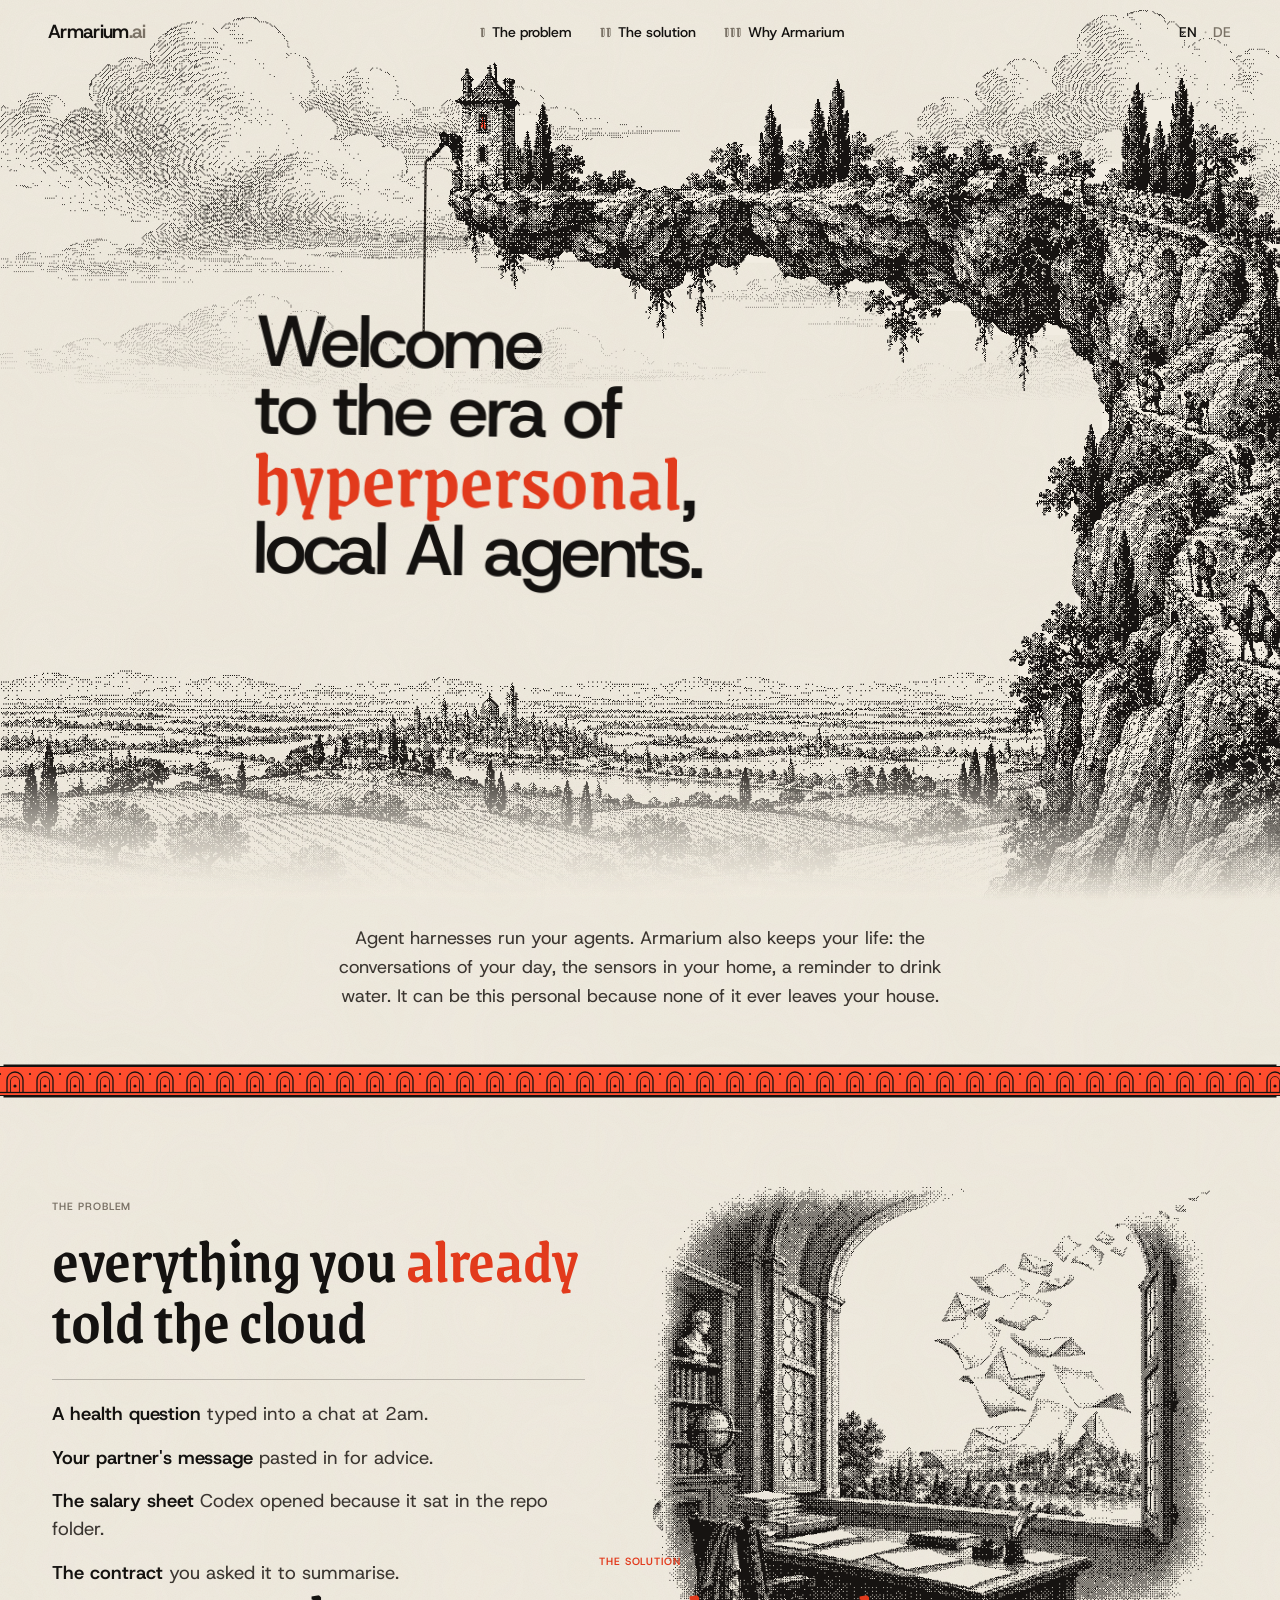
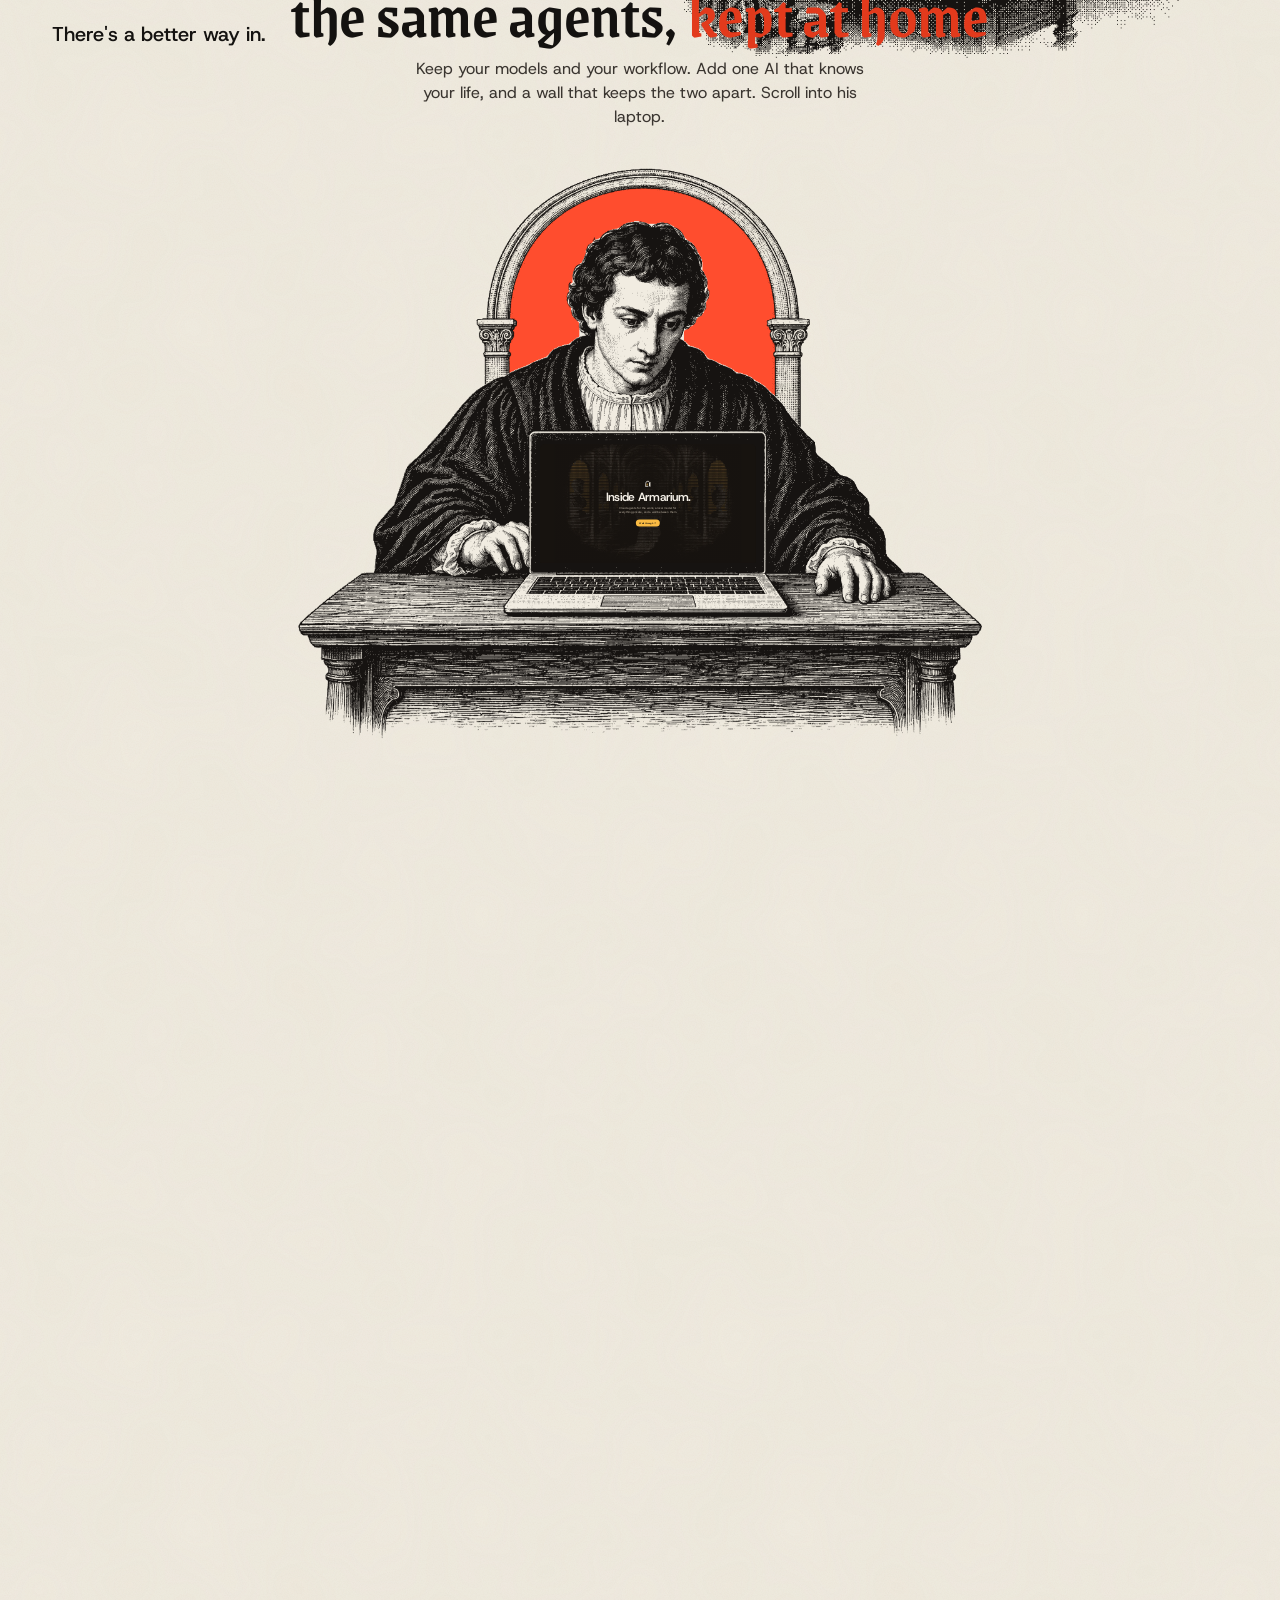
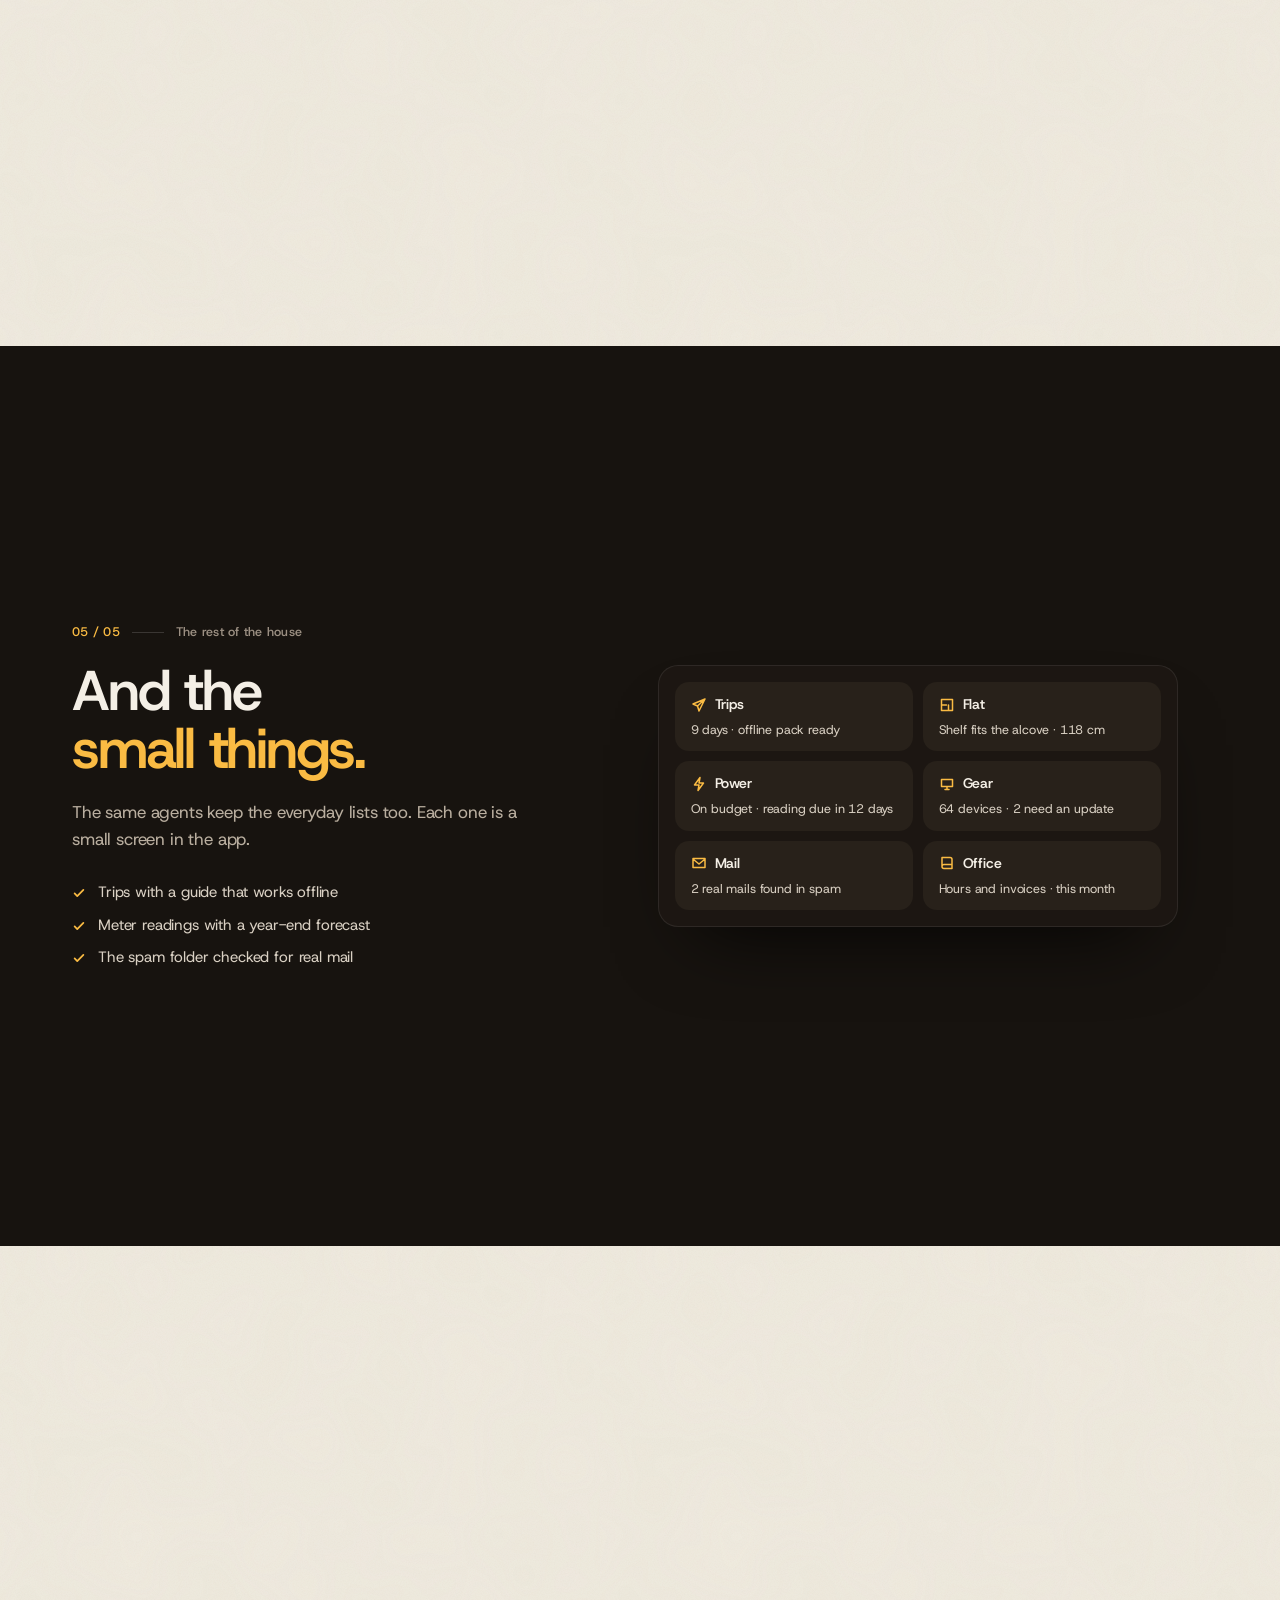
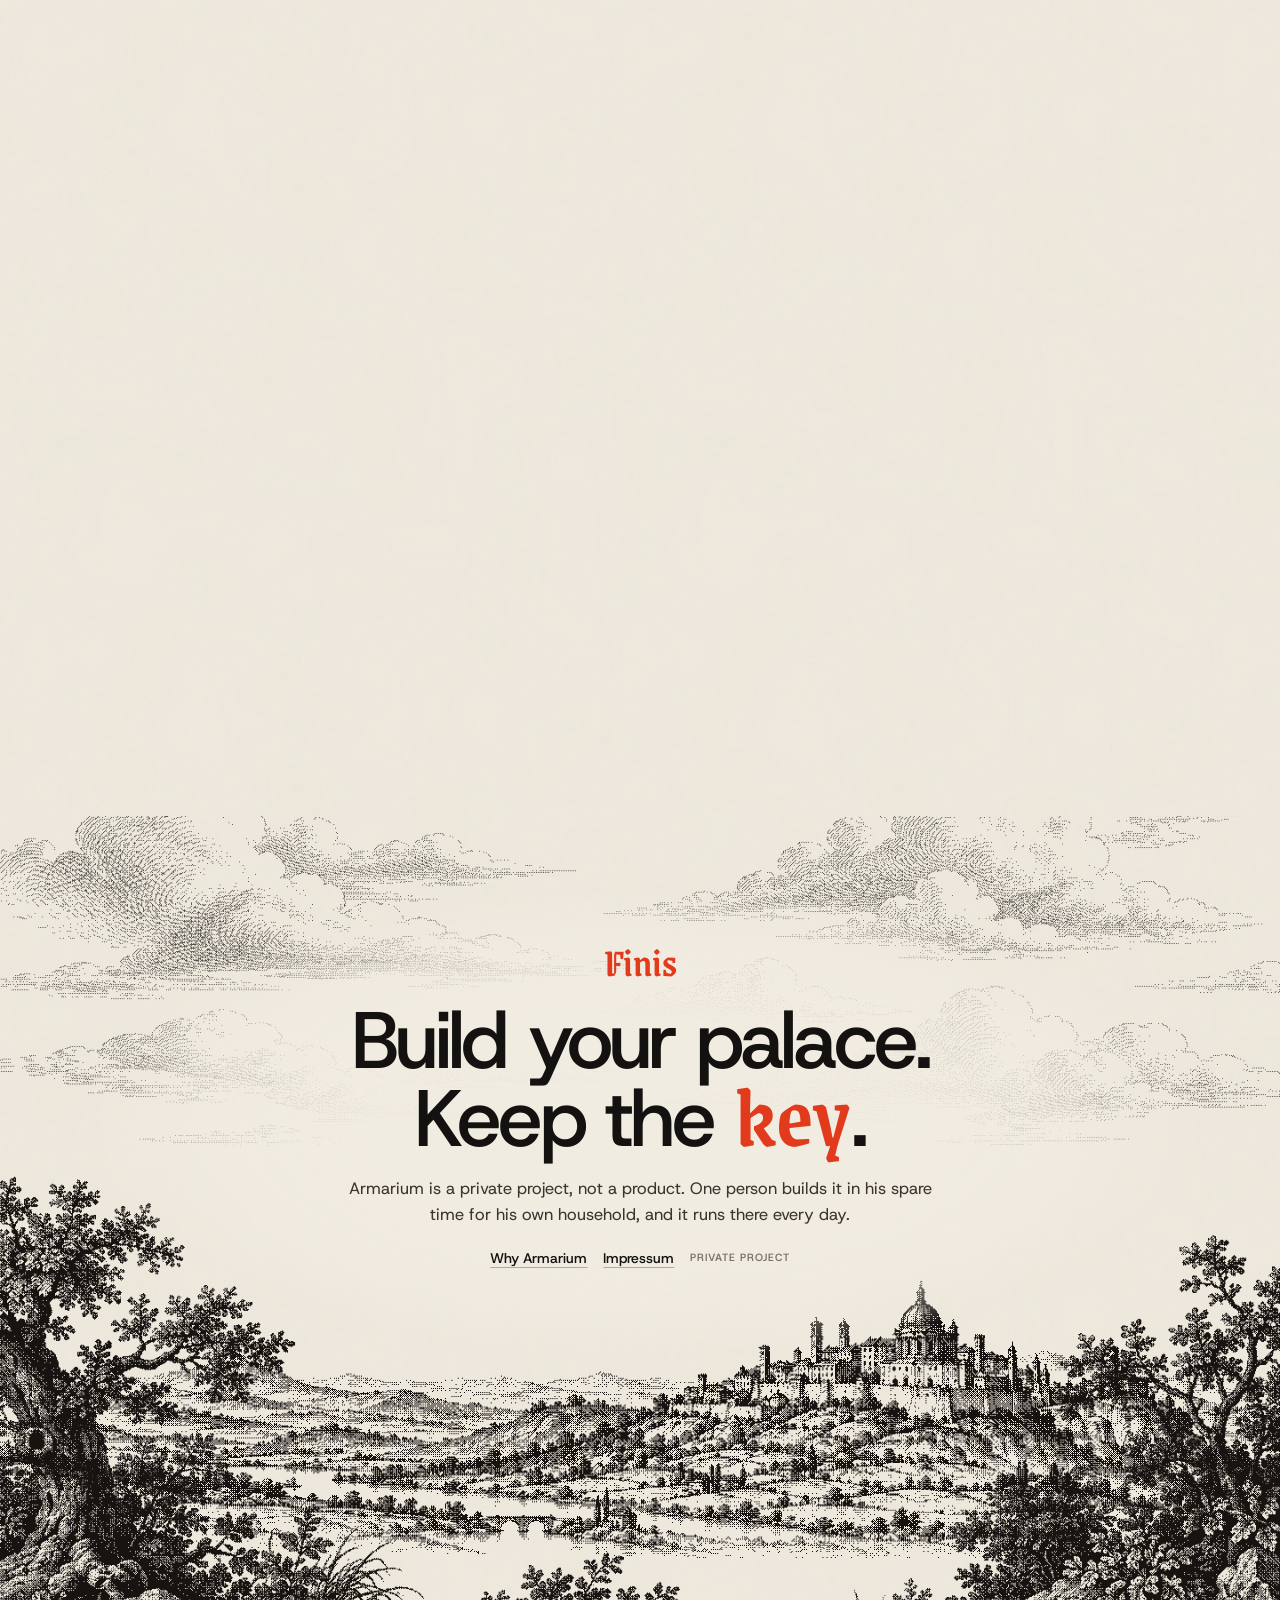
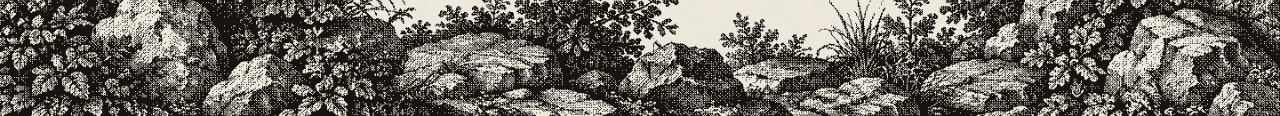
<file: index.html>
<!doctype html>
<html lang="en">
  <head>
    <meta charset="utf-8" />
    <meta name="viewport" content="width=device-width, initial-scale=1" />
    <title>Armarium</title>
    <!-- the site lives in v2/; keep any ?lang= or #section on the way -->
    <script>
      location.replace("v2/" + location.search + location.hash);
    </script>
    <meta http-equiv="refresh" content="0; url=v2/" />
  </head>
  <body style="background:#f1ece1">
    <a href="v2/">Armarium</a>
  </body>
</html>
</file>
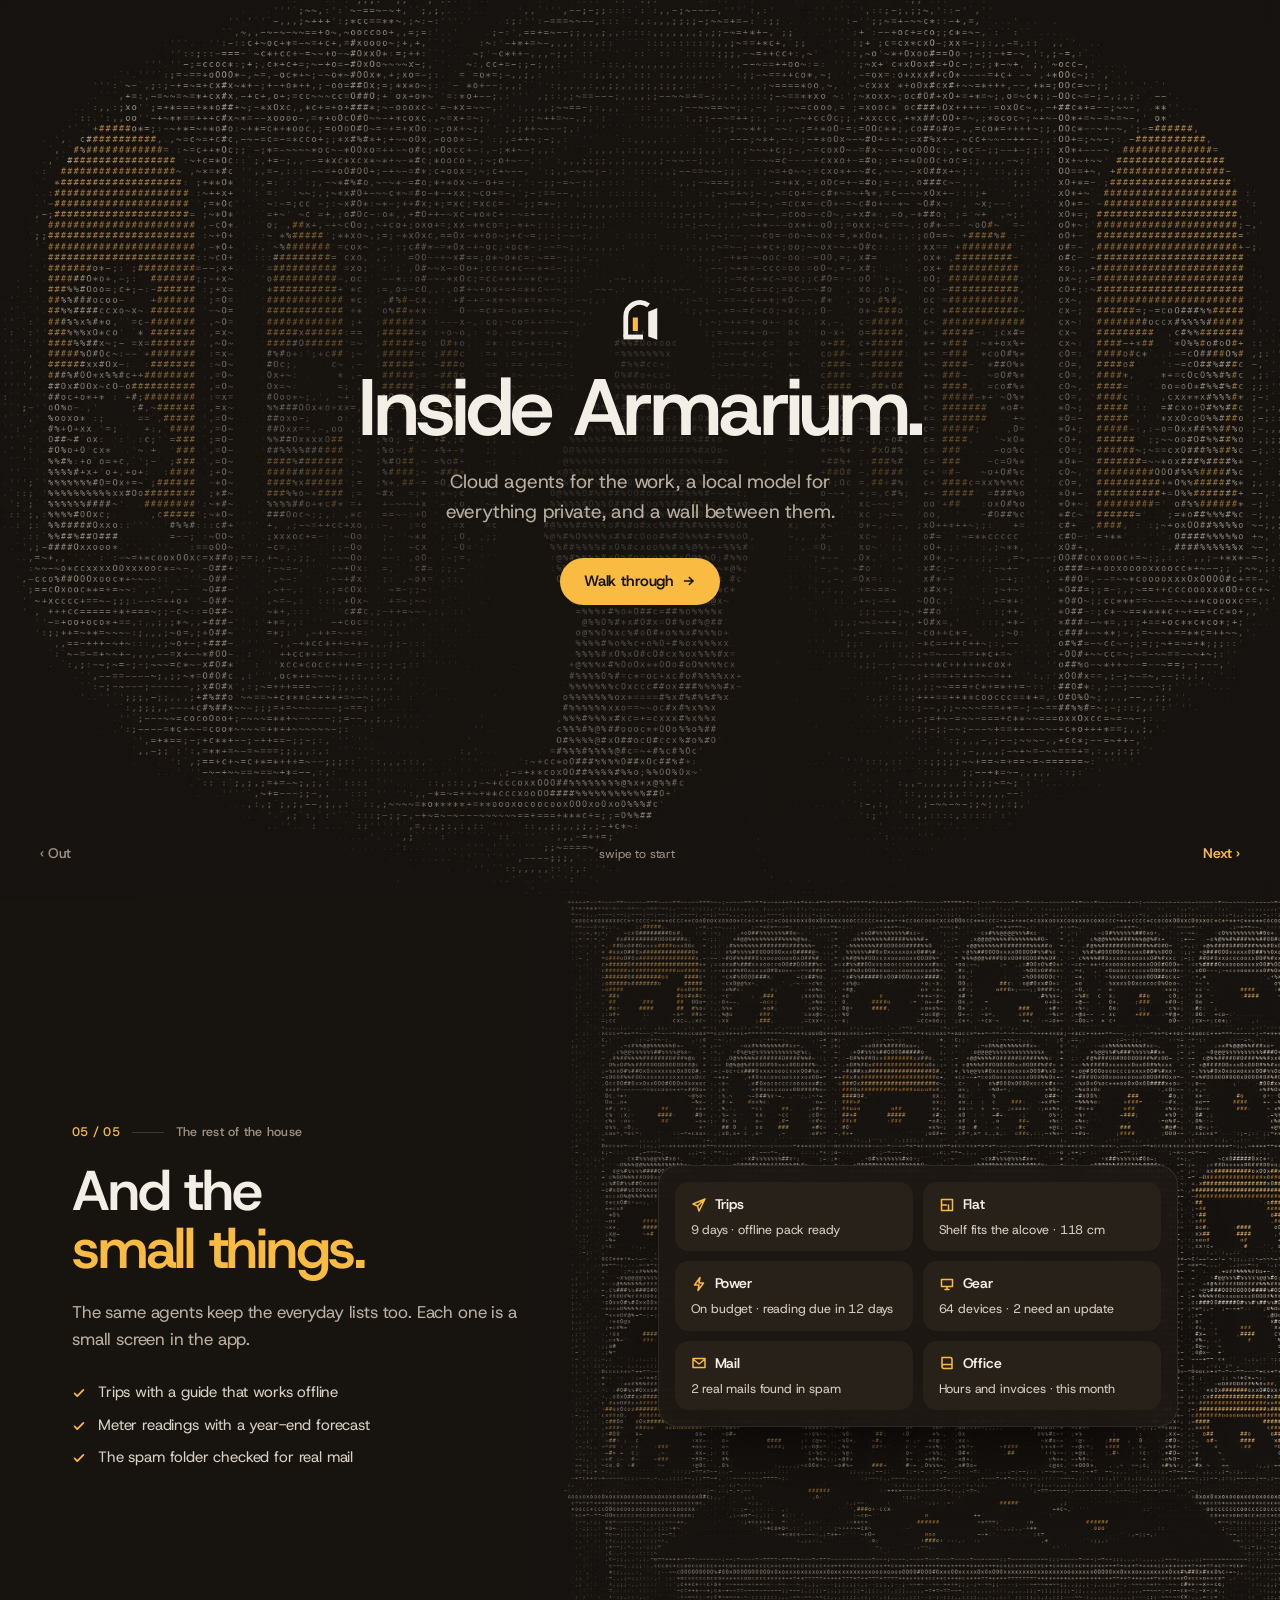
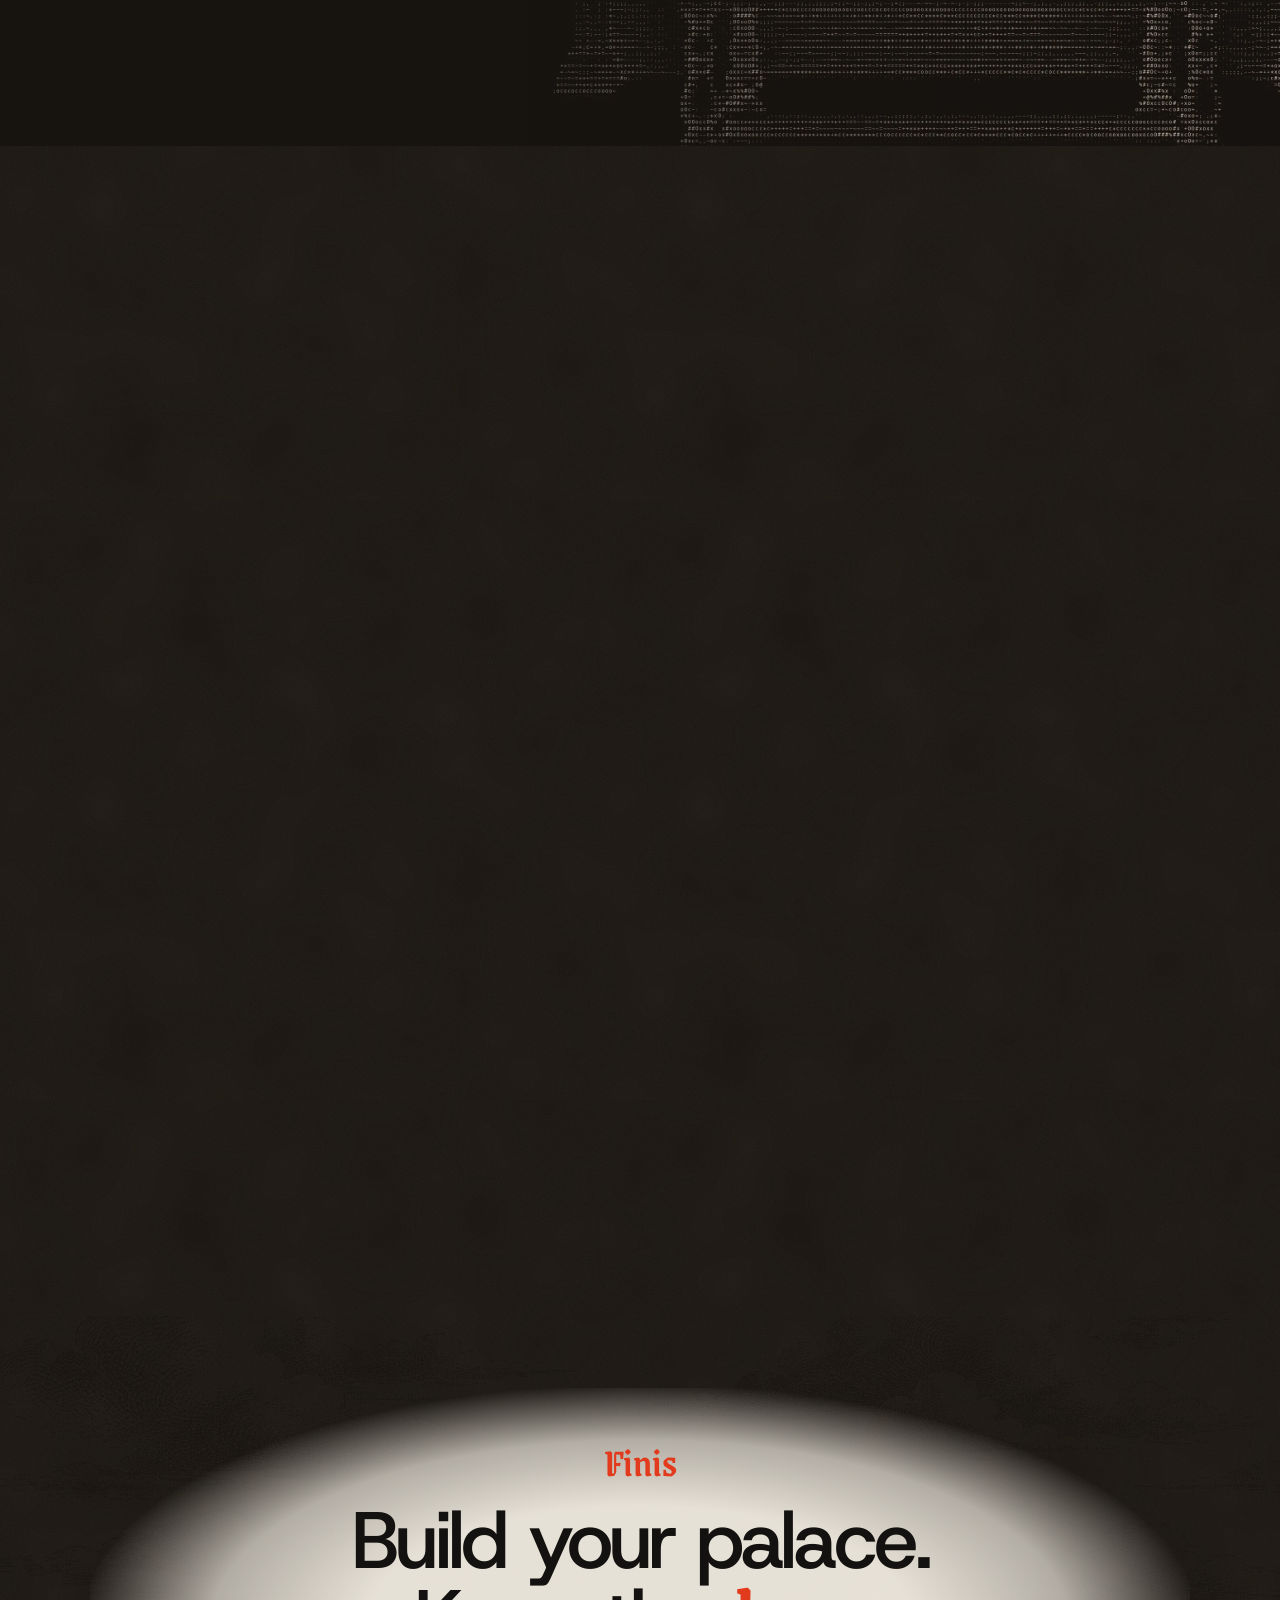
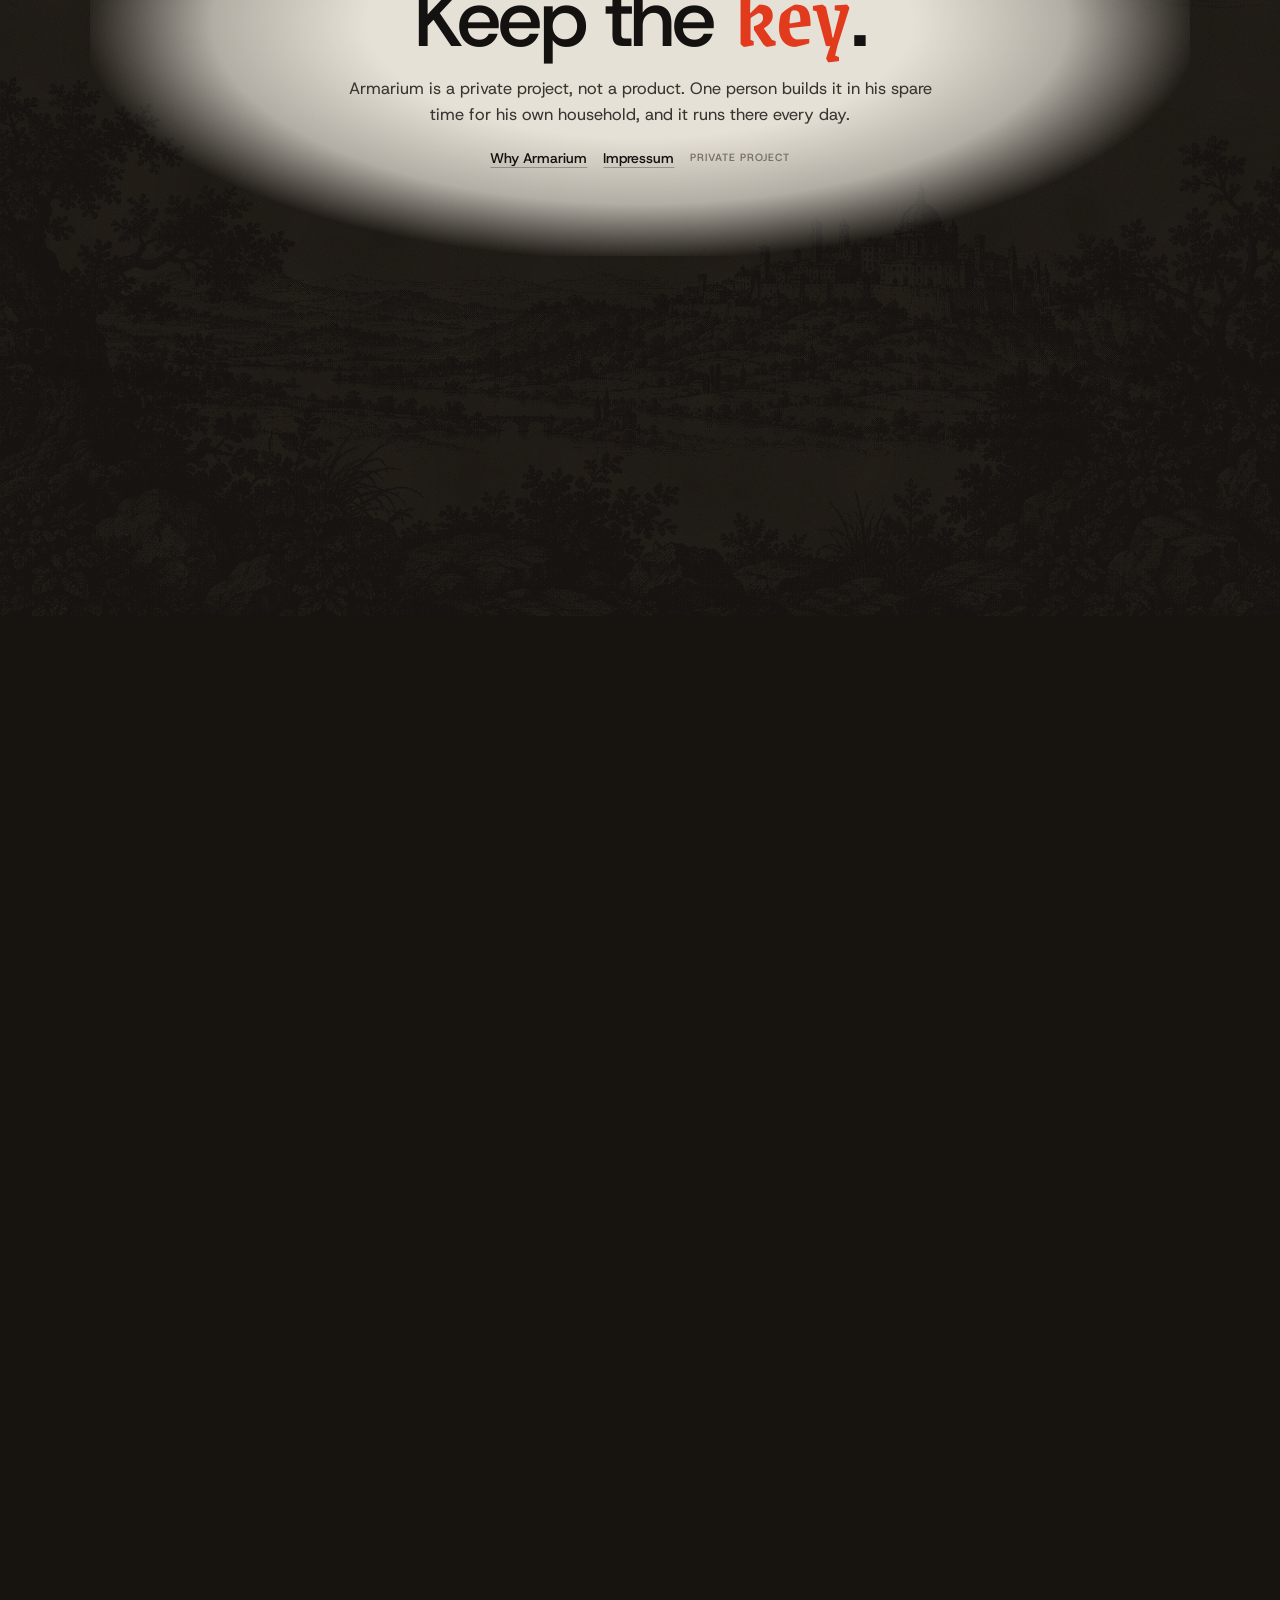
<file: v2/index.html>
<!doctype html>
<html lang="en">
  <head>
    <meta charset="UTF-8" />
    <meta name="viewport" content="width=device-width, initial-scale=1.0" />
    <meta name="theme-color" content="#f1ece1" />
    <title>Armarium - the memory palace, rebuilt in your house</title>
    <meta name="description" content="A private, local-first AI that remembers your life, runs on your own hardware, and never tells anyone." />
    <link rel="icon" href="data:image/svg+xml,%3Csvg xmlns='http://www.w3.org/2000/svg' viewBox='0 0 32 32'%3E%3Crect width='32' height='32' rx='7' fill='%23141210'/%3E%3Cpath d='M9 26V15a7 7 0 0 1 14 0v11z' fill='%23ff4d2e'/%3E%3C/svg%3E" />
    <script type="module" crossorigin src="./assets/index-CA8dIo4A.js"></script>
    <link rel="stylesheet" crossorigin href="./assets/index-C2hSPhiF.css">
  </head>
  <body>
    <div id="root"></div>
  </body>
</html>
</file>
<file: v2/assets/index-C2hSPhiF.css>
@font-face{font-family:Host Grotesk Variable;font-style:normal;font-display:swap;font-weight:300 800;src:url(./host-grotesk-latin-ext-wght-normal-B8jkyusk.woff2) format("woff2-variations");unicode-range:U+0100-02BA,U+02BD-02C5,U+02C7-02CC,U+02CE-02D7,U+02DD-02FF,U+0304,U+0308,U+0329,U+1D00-1DBF,U+1E00-1E9F,U+1EF2-1EFF,U+2020,U+20A0-20AB,U+20AD-20C0,U+2113,U+2C60-2C7F,U+A720-A7FF}@font-face{font-family:Host Grotesk Variable;font-style:normal;font-display:swap;font-weight:300 800;src:url(./host-grotesk-latin-wght-normal-CBa0fl4q.woff2) format("woff2-variations");unicode-range:U+0000-00FF,U+0131,U+0152-0153,U+02BB-02BC,U+02C6,U+02DA,U+02DC,U+0304,U+0308,U+0329,U+2000-206F,U+20AC,U+2122,U+2191,U+2193,U+2212,U+2215,U+FEFF,U+FFFD}@font-face{font-family:Grenze Gotisch Variable;font-style:normal;font-display:swap;font-weight:100 900;src:url(./grenze-gotisch-vietnamese-wght-normal-DCapxpm9.woff2) format("woff2-variations");unicode-range:U+0102-0103,U+0110-0111,U+0128-0129,U+0168-0169,U+01A0-01A1,U+01AF-01B0,U+0300-0301,U+0303-0304,U+0308-0309,U+0323,U+0329,U+1EA0-1EF9,U+20AB}@font-face{font-family:Grenze Gotisch Variable;font-style:normal;font-display:swap;font-weight:100 900;src:url(./grenze-gotisch-latin-ext-wght-normal-HmOq8Fgg.woff2) format("woff2-variations");unicode-range:U+0100-02BA,U+02BD-02C5,U+02C7-02CC,U+02CE-02D7,U+02DD-02FF,U+0304,U+0308,U+0329,U+1D00-1DBF,U+1E00-1E9F,U+1EF2-1EFF,U+2020,U+20A0-20AB,U+20AD-20C0,U+2113,U+2C60-2C7F,U+A720-A7FF}@font-face{font-family:Grenze Gotisch Variable;font-style:normal;font-display:swap;font-weight:100 900;src:url(./grenze-gotisch-latin-wght-normal-BhUVw2FV.woff2) format("woff2-variations");unicode-range:U+0000-00FF,U+0131,U+0152-0153,U+02BB-02BC,U+02C6,U+02DA,U+02DC,U+0304,U+0308,U+0329,U+2000-206F,U+20AC,U+2122,U+2191,U+2193,U+2212,U+2215,U+FEFF,U+FFFD}@layer properties{@supports (((-webkit-hyphens:none)) and (not (margin-trim:inline))) or ((-moz-orient:inline) and (not (color:rgb(from red r g b)))){*,:before,:after,::backdrop{--tw-translate-x:0;--tw-translate-y:0;--tw-translate-z:0;--tw-scale-x:1;--tw-scale-y:1;--tw-scale-z:1;--tw-rotate-x:initial;--tw-rotate-y:initial;--tw-rotate-z:initial;--tw-skew-x:initial;--tw-skew-y:initial;--tw-pan-x:initial;--tw-pan-y:initial;--tw-pinch-zoom:initial;--tw-scroll-snap-strictness:proximity;--tw-space-y-reverse:0;--tw-border-style:solid;--tw-gradient-position:initial;--tw-gradient-from:#0000;--tw-gradient-via:#0000;--tw-gradient-to:#0000;--tw-gradient-stops:initial;--tw-gradient-via-stops:initial;--tw-gradient-from-position:0%;--tw-gradient-via-position:50%;--tw-gradient-to-position:100%;--tw-leading:initial;--tw-font-weight:initial;--tw-tracking:initial;--tw-ordinal:initial;--tw-slashed-zero:initial;--tw-numeric-figure:initial;--tw-numeric-spacing:initial;--tw-numeric-fraction:initial;--tw-shadow:0 0 #0000;--tw-shadow-color:initial;--tw-shadow-alpha:100%;--tw-inset-shadow:0 0 #0000;--tw-inset-shadow-color:initial;--tw-inset-shadow-alpha:100%;--tw-ring-color:initial;--tw-ring-shadow:0 0 #0000;--tw-inset-ring-color:initial;--tw-inset-ring-shadow:0 0 #0000;--tw-ring-inset:initial;--tw-ring-offset-width:0px;--tw-ring-offset-color:#fff;--tw-ring-offset-shadow:0 0 #0000;--tw-blur:initial;--tw-brightness:initial;--tw-contrast:initial;--tw-grayscale:initial;--tw-hue-rotate:initial;--tw-invert:initial;--tw-opacity:initial;--tw-saturate:initial;--tw-sepia:initial;--tw-drop-shadow:initial;--tw-drop-shadow-color:initial;--tw-drop-shadow-alpha:100%;--tw-drop-shadow-size:initial;--tw-backdrop-blur:initial;--tw-backdrop-brightness:initial;--tw-backdrop-contrast:initial;--tw-backdrop-grayscale:initial;--tw-backdrop-hue-rotate:initial;--tw-backdrop-invert:initial;--tw-backdrop-opacity:initial;--tw-backdrop-saturate:initial;--tw-backdrop-sepia:initial}}}@layer theme{:root,:host{--font-mono:ui-monospace, SFMono-Regular, Menlo, Monaco, Consolas, "Liberation Mono", "Courier New", monospace;--color-white:#fff;--spacing:.25rem;--font-weight-normal:400;--font-weight-medium:500;--font-weight-semibold:600;--blur-sm:8px;--blur-xl:24px;--default-transition-duration:.15s;--default-transition-timing-function:cubic-bezier(.4, 0, .2, 1);--default-font-family:var(--f-body);--default-mono-font-family:var(--font-mono);--color-paper:#f1ece1;--color-ink:#141210;--color-ink-2:#3a3530;--color-mute:#7a7266;--color-line:#14121024;--color-verm:#ff4d2e;--color-verm-deep:#e23a1c;--color-gold:#c79a3a}}@layer base{*,:after,:before,::backdrop{box-sizing:border-box;border:0 solid;margin:0;padding:0}::file-selector-button{box-sizing:border-box;border:0 solid;margin:0;padding:0}html,:host{-webkit-text-size-adjust:100%;tab-size:4;line-height:1.5;font-family:var(--default-font-family,-apple-system, BlinkMacSystemFont, "Segoe UI", Roboto, "Helvetica Neue", "Noto Sans", Arial, sans-serif, "Apple Color Emoji", "Segoe UI Emoji", "Segoe UI Symbol", "Noto Color Emoji");font-feature-settings:var(--default-font-feature-settings,normal);font-variation-settings:var(--default-font-variation-settings,normal);-webkit-tap-highlight-color:transparent}hr{height:0;color:inherit;border-top-width:1px}abbr:where([title]){-webkit-text-decoration:underline dotted;text-decoration:underline dotted}h1,h2,h3,h4,h5,h6{font-size:inherit;font-weight:inherit}a{color:inherit;-webkit-text-decoration:inherit;text-decoration:inherit}b,strong{font-weight:bolder}code,kbd,samp,pre{font-family:var(--default-mono-font-family,ui-monospace, SFMono-Regular, Menlo, Monaco, Consolas, "Liberation Mono", "Courier New", monospace);font-feature-settings:var(--default-mono-font-feature-settings,normal);font-variation-settings:var(--default-mono-font-variation-settings,normal);font-size:1em}small{font-size:80%}sub,sup{vertical-align:baseline;font-size:75%;line-height:0;position:relative}sub{bottom:-.25em}sup{top:-.5em}table{text-indent:0;border-color:inherit;border-collapse:collapse}:-moz-focusring:where(:not(iframe)){outline:auto}progress{vertical-align:baseline}summary{display:list-item}ol,ul,menu{list-style:none}img,svg,video,canvas,audio,iframe,embed,object{vertical-align:middle;display:block}img,video{max-width:100%;height:auto}button,input,select,optgroup,textarea{font:inherit;font-feature-settings:inherit;font-variation-settings:inherit;letter-spacing:inherit;color:inherit;opacity:1;background-color:#0000;border-radius:0}::file-selector-button{font:inherit;font-feature-settings:inherit;font-variation-settings:inherit;letter-spacing:inherit;color:inherit;opacity:1;background-color:#0000;border-radius:0}:where(select:is([multiple],[size])) optgroup{font-weight:bolder}:where(select:is([multiple],[size])) optgroup option{padding-inline-start:20px}::file-selector-button{margin-inline-end:4px}::placeholder{opacity:1}@supports (not ((-webkit-appearance:-apple-pay-button))) or (contain-intrinsic-size:1px){::placeholder{color:currentColor}@supports (color:color-mix(in lab,red,red)){::placeholder{color:color-mix(in oklab,currentcolor 50%,transparent)}}}textarea{resize:vertical}::-webkit-search-decoration{-webkit-appearance:none}::-webkit-date-and-time-value{min-height:1lh;text-align:inherit}::-webkit-datetime-edit{display:inline-flex}::-webkit-datetime-edit-fields-wrapper{padding:0}::-webkit-datetime-edit{padding-block:0}::-webkit-datetime-edit-year-field{padding-block:0}::-webkit-datetime-edit-month-field{padding-block:0}::-webkit-datetime-edit-day-field{padding-block:0}::-webkit-datetime-edit-hour-field{padding-block:0}::-webkit-datetime-edit-minute-field{padding-block:0}::-webkit-datetime-edit-second-field{padding-block:0}::-webkit-datetime-edit-millisecond-field{padding-block:0}::-webkit-datetime-edit-meridiem-field{padding-block:0}::-webkit-calendar-picker-indicator{line-height:1}:-moz-ui-invalid{box-shadow:none}button,input:where([type=button],[type=reset],[type=submit]){appearance:button}::file-selector-button{appearance:button}::-webkit-inner-spin-button{height:auto}::-webkit-outer-spin-button{height:auto}[hidden]:where(:not([hidden=until-found])){display:none!important}}@layer components;@layer utilities{.\@container{container-type:inline-size}.pointer-events-none{pointer-events:none}.visible{visibility:visible}.absolute{position:absolute}.fixed{position:fixed}.relative{position:relative}.static{position:static}.sticky{position:sticky}.inset-0{inset:0}.inset-x-0{inset-inline:0}.inset-y-0{inset-block:0}.-top-14{top:calc(var(--spacing) * -14)}.top-0{top:0}.top-1\/2{top:50%}.top-14{top:calc(var(--spacing) * 14)}.top-\[-2\%\]{top:-2%}.top-\[-7\%\]{top:-7%}.top-\[8\%\]{top:8%}.top-\[13\%\]{top:13%}.top-\[36\%\]{top:36%}.top-\[37\%\]{top:37%}.top-\[46\%\]{top:46%}.top-\[47\%\]{top:47%}.top-\[48\%\]{top:48%}.top-\[max\(15\%\,calc\(100\%-100vw\*1\.62\+8svh\)\)\]{top:max(15%,100% - 162vw + 8svh)}.top-full{top:100%}.right-0{right:0}.right-\[-2\%\]{right:-2%}.bottom-0{bottom:0}.left-0{left:0}.left-1\/2{left:50%}.left-2\.5{left:calc(var(--spacing) * 2.5)}.left-7{left:calc(var(--spacing) * 7)}.left-\[-10\%\]{left:-10%}.isolate{isolation:isolate}.-z-10{z-index:-10}.z-10{z-index:10}.z-40{z-index:40}.z-\[1\]{z-index:1}.z-\[2\]{z-index:2}.z-\[3\]{z-index:3}.z-\[70\]{z-index:70}.z-\[80\]{z-index:80}.container{width:100%}@media(min-width:40rem){.container{max-width:40rem}}@media(min-width:48rem){.container{max-width:48rem}}@media(min-width:64rem){.container{max-width:64rem}}@media(min-width:80rem){.container{max-width:80rem}}@media(min-width:96rem){.container{max-width:96rem}}.m-0{margin:0}.-mx-4{margin-inline:calc(var(--spacing) * -4)}.mx-auto{margin-inline:auto}.mt-1{margin-top:var(--spacing)}.mt-1\.5{margin-top:calc(var(--spacing) * 1.5)}.mt-2{margin-top:calc(var(--spacing) * 2)}.mt-2\.5{margin-top:calc(var(--spacing) * 2.5)}.mt-3{margin-top:calc(var(--spacing) * 3)}.mt-3\.5{margin-top:calc(var(--spacing) * 3.5)}.mt-4{margin-top:calc(var(--spacing) * 4)}.mt-5{margin-top:calc(var(--spacing) * 5)}.mt-6{margin-top:calc(var(--spacing) * 6)}.mt-7{margin-top:calc(var(--spacing) * 7)}.mt-8{margin-top:calc(var(--spacing) * 8)}.mt-10{margin-top:calc(var(--spacing) * 10)}.mt-12{margin-top:calc(var(--spacing) * 12)}.mt-16{margin-top:calc(var(--spacing) * 16)}.mt-20{margin-top:calc(var(--spacing) * 20)}.mt-24{margin-top:calc(var(--spacing) * 24)}.mt-\[5px\]{margin-top:5px}.block{display:block}.flex{display:flex}.grid{display:grid}.hidden{display:none}.inline{display:inline}.inline-flex{display:inline-flex}.table{display:table}.h-1{height:var(--spacing)}.h-2{height:calc(var(--spacing) * 2)}.h-3\.5{height:calc(var(--spacing) * 3.5)}.h-4{height:calc(var(--spacing) * 4)}.h-6{height:calc(var(--spacing) * 6)}.h-9{height:calc(var(--spacing) * 9)}.h-12{height:calc(var(--spacing) * 12)}.h-16{height:calc(var(--spacing) * 16)}.h-32{height:calc(var(--spacing) * 32)}.h-\[2px\]{height:2px}.h-\[9px\]{height:9px}.h-\[18px\]{height:18px}.h-\[26px\]{height:26px}.h-\[48\%\]{height:48%}.h-\[52\%\]{height:52%}.h-\[100svh\]{height:100svh}.h-\[100vh\]{height:100vh}.h-\[118\%\]{height:118%}.h-\[140px\]{height:140px}.h-auto{height:auto}.h-full{height:100%}.h-px{height:1px}.min-h-\[640px\]{min-height:640px}.min-h-\[660px\]{min-height:660px}.min-h-\[720px\]{min-height:720px}.min-h-full{min-height:100%}.w-2{width:calc(var(--spacing) * 2)}.w-3\.5{width:calc(var(--spacing) * 3.5)}.w-3\/5{width:60%}.w-4{width:calc(var(--spacing) * 4)}.w-6{width:calc(var(--spacing) * 6)}.w-8{width:calc(var(--spacing) * 8)}.w-9{width:calc(var(--spacing) * 9)}.w-12{width:calc(var(--spacing) * 12)}.w-\[9px\]{width:9px}.w-\[18\%\]{width:18%}.w-\[18px\]{width:18px}.w-\[26px\]{width:26px}.w-\[118\%\]{width:118%}.w-\[120\%\]{width:120%}.w-\[600\%\]{width:600%}.w-\[min\(1100px\,86\%\)\]{width:min(1100px,86%)}.w-auto{width:auto}.w-full{width:100%}.max-w-\[340px\]{max-width:340px}.max-w-\[360px\]{max-width:360px}.max-w-\[440px\]{max-width:440px}.max-w-\[460px\]{max-width:460px}.max-w-\[520px\]{max-width:520px}.max-w-\[620px\]{max-width:620px}.max-w-\[640px\]{max-width:640px}.max-w-\[680px\]{max-width:680px}.max-w-\[760px\]{max-width:760px}.max-w-\[900px\]{max-width:900px}.max-w-\[1200px\]{max-width:1200px}.max-w-\[1240px\]{max-width:1240px}.max-w-\[1280px\]{max-width:1280px}.max-w-\[1440px\]{max-width:1440px}.max-w-none{max-width:none}.min-w-0{min-width:0}.flex-1{flex:1}.shrink-0{flex-shrink:0}.grow{flex-grow:1}.origin-top-left{transform-origin:0 0}.-translate-x-1\/2{--tw-translate-x: -50% ;translate:var(--tw-translate-x) var(--tw-translate-y)}.-translate-x-full{--tw-translate-x:-100%;translate:var(--tw-translate-x) var(--tw-translate-y)}.-translate-y-1\/2{--tw-translate-y: -50% ;translate:var(--tw-translate-x) var(--tw-translate-y)}.translate-y-\[6\%\]{--tw-translate-y:6%;translate:var(--tw-translate-x) var(--tw-translate-y)}.translate-y-\[9\%\]{--tw-translate-y:9%;translate:var(--tw-translate-x) var(--tw-translate-y)}.-scale-x-100{--tw-scale-x: -100% ;scale:var(--tw-scale-x) var(--tw-scale-y)}.transform{transform:var(--tw-rotate-x,) var(--tw-rotate-y,) var(--tw-rotate-z,) var(--tw-skew-x,) var(--tw-skew-y,)}.cursor-pointer{cursor:pointer}.touch-pan-y{--tw-pan-y:pan-y;touch-action:var(--tw-pan-x,) var(--tw-pan-y,) var(--tw-pinch-zoom,)}.resize{resize:both}.snap-x{scroll-snap-type:x var(--tw-scroll-snap-strictness)}.snap-mandatory{--tw-scroll-snap-strictness:mandatory}.snap-start{scroll-snap-align:start}.snap-always{scroll-snap-stop:always}.scroll-mt-10{scroll-margin-top:calc(var(--spacing) * 10)}.list-none{list-style-type:none}.grid-cols-2{grid-template-columns:repeat(2,minmax(0,1fr))}.flex-col{flex-direction:column}.flex-wrap{flex-wrap:wrap}.place-items-center{place-items:center}.items-baseline{align-items:baseline}.items-center{align-items:center}.justify-between{justify-content:space-between}.justify-center{justify-content:center}.justify-start{justify-content:flex-start}.gap-1{gap:var(--spacing)}.gap-1\.5{gap:calc(var(--spacing) * 1.5)}.gap-2{gap:calc(var(--spacing) * 2)}.gap-2\.5{gap:calc(var(--spacing) * 2.5)}.gap-3{gap:calc(var(--spacing) * 3)}.gap-3\.5{gap:calc(var(--spacing) * 3.5)}.gap-4{gap:calc(var(--spacing) * 4)}.gap-5{gap:calc(var(--spacing) * 5)}.gap-6{gap:calc(var(--spacing) * 6)}.gap-7{gap:calc(var(--spacing) * 7)}.gap-8{gap:calc(var(--spacing) * 8)}.gap-14{gap:calc(var(--spacing) * 14)}:where(.space-y-2>:not(:last-child)){--tw-space-y-reverse:0;margin-block-start:calc(calc(var(--spacing) * 2) * var(--tw-space-y-reverse));margin-block-end:calc(calc(var(--spacing) * 2) * calc(1 - var(--tw-space-y-reverse)))}:where(.space-y-2\.5>:not(:last-child)){--tw-space-y-reverse:0;margin-block-start:calc(calc(var(--spacing) * 2.5) * var(--tw-space-y-reverse));margin-block-end:calc(calc(var(--spacing) * 2.5) * calc(1 - var(--tw-space-y-reverse)))}:where(.space-y-3\.5>:not(:last-child)){--tw-space-y-reverse:0;margin-block-start:calc(calc(var(--spacing) * 3.5) * var(--tw-space-y-reverse));margin-block-end:calc(calc(var(--spacing) * 3.5) * calc(1 - var(--tw-space-y-reverse)))}:where(.space-y-4>:not(:last-child)){--tw-space-y-reverse:0;margin-block-start:calc(calc(var(--spacing) * 4) * var(--tw-space-y-reverse));margin-block-end:calc(calc(var(--spacing) * 4) * calc(1 - var(--tw-space-y-reverse)))}:where(.space-y-8>:not(:last-child)){--tw-space-y-reverse:0;margin-block-start:calc(calc(var(--spacing) * 8) * var(--tw-space-y-reverse));margin-block-end:calc(calc(var(--spacing) * 8) * calc(1 - var(--tw-space-y-reverse)))}:where(.space-y-24>:not(:last-child)){--tw-space-y-reverse:0;margin-block-start:calc(calc(var(--spacing) * 24) * var(--tw-space-y-reverse));margin-block-end:calc(calc(var(--spacing) * 24) * calc(1 - var(--tw-space-y-reverse)))}.gap-x-3{column-gap:calc(var(--spacing) * 3)}.gap-x-4{column-gap:calc(var(--spacing) * 4)}.gap-y-1{row-gap:var(--spacing)}.gap-y-2{row-gap:calc(var(--spacing) * 2)}.truncate{text-overflow:ellipsis;white-space:nowrap;overflow:hidden}.overflow-hidden{overflow:hidden}.overflow-visible{overflow:visible}.overflow-x-auto{overflow-x:auto}.overscroll-contain{overscroll-behavior:contain}.overscroll-x-contain{overscroll-behavior-x:contain}.rounded-\[10px\]{border-radius:10px}.rounded-\[14px\]{border-radius:14px}.rounded-\[20px\]{border-radius:20px}.rounded-full{border-radius:3.40282e38px}.border{border-style:var(--tw-border-style);border-width:1px}.border-t{border-top-style:var(--tw-border-style);border-top-width:1px}.border-b{border-bottom-style:var(--tw-border-style);border-bottom-width:1px}.border-ink\/25{border-color:#14121040}@supports (color:color-mix(in lab,red,red)){.border-ink\/25{border-color:color-mix(in oklab,var(--color-ink) 25%,transparent)}}.border-ink\/80{border-color:#141210cc}@supports (color:color-mix(in lab,red,red)){.border-ink\/80{border-color:color-mix(in oklab,var(--color-ink) 80%,transparent)}}.border-line{border-color:var(--color-line)}.border-white\/15{border-color:#ffffff26}@supports (color:color-mix(in lab,red,red)){.border-white\/15{border-color:color-mix(in oklab,var(--color-white) 15%,transparent)}}.border-white\/\[0\.07\]{border-color:#ffffff12}@supports (color:color-mix(in lab,red,red)){.border-white\/\[0\.07\]{border-color:color-mix(in oklab,var(--color-white) 7%,transparent)}}.border-white\/\[0\.08\]{border-color:#ffffff14}@supports (color:color-mix(in lab,red,red)){.border-white\/\[0\.08\]{border-color:color-mix(in oklab,var(--color-white) 8%,transparent)}}.bg-\[\#1d1813\]\/90{background-color:#1d1813e6}.bg-\[\#17130f\]{background-color:#17130f}.bg-\[\#28211a\]{background-color:#28211a}.bg-\[\#fabb43\]{background-color:#fabb43}.bg-\[\#fabb43\]\/\[0\.13\]{background-color:#fabb4321}.bg-ink{background-color:var(--color-ink)}.bg-paper{background-color:var(--color-paper)}.bg-paper\/80{background-color:#f1ece1cc}@supports (color:color-mix(in lab,red,red)){.bg-paper\/80{background-color:color-mix(in oklab,var(--color-paper) 80%,transparent)}}.bg-verm{background-color:var(--color-verm)}.bg-white\/10{background-color:#ffffff1a}@supports (color:color-mix(in lab,red,red)){.bg-white\/10{background-color:color-mix(in oklab,var(--color-white) 10%,transparent)}}.bg-white\/15{background-color:#ffffff26}@supports (color:color-mix(in lab,red,red)){.bg-white\/15{background-color:color-mix(in oklab,var(--color-white) 15%,transparent)}}.bg-gradient-to-b{--tw-gradient-position:to bottom in oklab;background-image:linear-gradient(var(--tw-gradient-stops))}.bg-gradient-to-r{--tw-gradient-position:to right in oklab;background-image:linear-gradient(var(--tw-gradient-stops))}.bg-\[linear-gradient\(180deg\,rgba\(23\,19\,15\,\.1\)_0\%\,rgba\(23\,19\,15\,\.55\)_14\%\,rgba\(23\,19\,15\,\.92\)_30\%\,\#17130f_42\%\)\]{background-image:linear-gradient(#17130f1a,#17130f8c 14%,#17130feb 30%,#17130f 42%)}.bg-\[radial-gradient\(ellipse_at_center\,rgb\(241_236_225\/0\.95\)_35\%\,rgb\(241_236_225\/0\.7\)_55\%\,transparent_72\%\)\]{background-image:radial-gradient(#f1ece1f2 35%,#f1ece1b3 55%,#0000 72%)}.bg-\[radial-gradient\(ellipse_at_center\,rgb\(241_236_225\/0\.95\)_40\%\,rgb\(241_236_225\/0\.7\)_60\%\,transparent_78\%\)\]{background-image:radial-gradient(#f1ece1f2 40%,#f1ece1b3 60%,#0000 78%)}.bg-\[radial-gradient\(ellipse_at_center\,rgba\(23\,19\,15\,\.92\)_0\%\,rgba\(23\,19\,15\,\.6\)_40\%\,rgba\(23\,19\,15\,\.05\)_100\%\)\]{background-image:radial-gradient(#17130feb,#17130f99 40%,#17130f0d)}.from-paper{--tw-gradient-from:var(--color-paper);--tw-gradient-stops:var(--tw-gradient-via-stops,var(--tw-gradient-position), var(--tw-gradient-from) var(--tw-gradient-from-position), var(--tw-gradient-to) var(--tw-gradient-to-position))}.from-paper\/0{--tw-gradient-from:#0000}@supports (color:color-mix(in lab,red,red)){.from-paper\/0{--tw-gradient-from:color-mix(in oklab, var(--color-paper) 0%, transparent)}}.from-paper\/0{--tw-gradient-stops:var(--tw-gradient-via-stops,var(--tw-gradient-position), var(--tw-gradient-from) var(--tw-gradient-from-position), var(--tw-gradient-to) var(--tw-gradient-to-position))}.to-paper{--tw-gradient-to:var(--color-paper);--tw-gradient-stops:var(--tw-gradient-via-stops,var(--tw-gradient-position), var(--tw-gradient-from) var(--tw-gradient-from-position), var(--tw-gradient-to) var(--tw-gradient-to-position))}.to-paper\/0{--tw-gradient-to:#0000}@supports (color:color-mix(in lab,red,red)){.to-paper\/0{--tw-gradient-to:color-mix(in oklab, var(--color-paper) 0%, transparent)}}.to-paper\/0{--tw-gradient-stops:var(--tw-gradient-via-stops,var(--tw-gradient-position), var(--tw-gradient-from) var(--tw-gradient-from-position), var(--tw-gradient-to) var(--tw-gradient-to-position))}.object-cover{object-fit:cover}.object-bottom{object-position:bottom}.object-right-bottom{object-position:right bottom}.object-top{object-position:top}.p-0{padding:0}.p-4{padding:calc(var(--spacing) * 4)}.px-2{padding-inline:calc(var(--spacing) * 2)}.px-2\.5{padding-inline:calc(var(--spacing) * 2.5)}.px-4{padding-inline:calc(var(--spacing) * 4)}.px-5{padding-inline:calc(var(--spacing) * 5)}.px-6{padding-inline:calc(var(--spacing) * 6)}.px-8{padding-inline:calc(var(--spacing) * 8)}.py-1{padding-block:var(--spacing)}.py-2{padding-block:calc(var(--spacing) * 2)}.py-2\.5{padding-block:calc(var(--spacing) * 2.5)}.py-3{padding-block:calc(var(--spacing) * 3)}.py-3\.5{padding-block:calc(var(--spacing) * 3.5)}.py-4{padding-block:calc(var(--spacing) * 4)}.pt-3{padding-top:calc(var(--spacing) * 3)}.pt-4{padding-top:calc(var(--spacing) * 4)}.pt-5{padding-top:calc(var(--spacing) * 5)}.pt-6{padding-top:calc(var(--spacing) * 6)}.pt-8{padding-top:calc(var(--spacing) * 8)}.pt-10{padding-top:calc(var(--spacing) * 10)}.pt-20{padding-top:calc(var(--spacing) * 20)}.pt-24{padding-top:calc(var(--spacing) * 24)}.pt-28{padding-top:calc(var(--spacing) * 28)}.pt-\[8svh\]{padding-top:8svh}.pr-2{padding-right:calc(var(--spacing) * 2)}.pr-3{padding-right:calc(var(--spacing) * 3)}.pr-3\.5{padding-right:calc(var(--spacing) * 3.5)}.pb-4{padding-bottom:calc(var(--spacing) * 4)}.pb-5{padding-bottom:calc(var(--spacing) * 5)}.pb-10{padding-bottom:calc(var(--spacing) * 10)}.pb-16{padding-bottom:calc(var(--spacing) * 16)}.pl-2{padding-left:calc(var(--spacing) * 2)}.pl-2\.5{padding-left:calc(var(--spacing) * 2.5)}.pl-4{padding-left:calc(var(--spacing) * 4)}.pl-5{padding-left:calc(var(--spacing) * 5)}.text-center{text-align:center}.text-right{text-align:right}.font-\[ui-monospace\,SFMono-Regular\,Menlo\,monospace\]{font-family:ui-monospace,SFMono-Regular,Menlo,monospace}.text-\[12\.5px\]{font-size:12.5px}.text-\[12px\]{font-size:12px}.text-\[13px\]{font-size:13px}.text-\[14\.5px\]{font-size:14.5px}.text-\[14px\]{font-size:14px}.text-\[15\.5px\]{font-size:15.5px}.text-\[15px\]{font-size:15px}.text-\[16\.5px\]{font-size:16.5px}.text-\[16px\]{font-size:16px}.text-\[17px\]{font-size:17px}.text-\[18\.5px\]{font-size:18.5px}.text-\[18px\]{font-size:18px}.text-\[19px\]{font-size:19px}.text-\[20px\]{font-size:20px}.text-\[30px\]{font-size:30px}.text-\[34px\]{font-size:34px}.text-\[44px\]{font-size:44px}.text-\[52px\]{font-size:52px}.text-\[64px\]{font-size:64px}.text-\[clamp\(29px\,8\.9vw\,42px\)\]{font-size:clamp(29px,8.9vw,42px)}.text-\[clamp\(36px\,11\.2vw\,50px\)\]{font-size:clamp(36px,11.2vw,50px)}.leading-\[0\.95\]{--tw-leading:.95;line-height:.95}.leading-\[0\.98\]{--tw-leading:.98;line-height:.98}.leading-\[1\.3\]{--tw-leading:1.3;line-height:1.3}.leading-\[1\.04\]{--tw-leading:1.04;line-height:1.04}.leading-\[1\.5\]{--tw-leading:1.5;line-height:1.5}.leading-\[1\.6\]{--tw-leading:1.6;line-height:1.6}.leading-\[1\.35\]{--tw-leading:1.35;line-height:1.35}.leading-\[1\.45\]{--tw-leading:1.45;line-height:1.45}.leading-\[1\.55\]{--tw-leading:1.55;line-height:1.55}.leading-\[1\.65\]{--tw-leading:1.65;line-height:1.65}.leading-\[1\],.leading-none{--tw-leading:1;line-height:1}.font-medium{--tw-font-weight:var(--font-weight-medium);font-weight:var(--font-weight-medium)}.font-normal{--tw-font-weight:var(--font-weight-normal);font-weight:var(--font-weight-normal)}.font-semibold{--tw-font-weight:var(--font-weight-semibold);font-weight:var(--font-weight-semibold)}.tracking-\[-0\.04em\]{--tw-tracking:-.04em;letter-spacing:-.04em}.tracking-\[-0\.035em\]{--tw-tracking:-.035em;letter-spacing:-.035em}.tracking-\[-0\.045em\]{--tw-tracking:-.045em;letter-spacing:-.045em}.tracking-\[0\.02em\]{--tw-tracking:.02em;letter-spacing:.02em}.tracking-\[0\.04em\]{--tw-tracking:.04em;letter-spacing:.04em}.tracking-\[0\.09em\]{--tw-tracking:.09em;letter-spacing:.09em}.whitespace-nowrap{white-space:nowrap}.text-\[\#9c9083\]{color:#9c9083}.text-\[\#17130f\]{color:#17130f}.text-\[\#b9ae9f\]{color:#b9ae9f}.text-\[\#d9d0c3\]{color:#d9d0c3}.text-\[\#f4efe6\]{color:#f4efe6}.text-\[\#fabb43\]{color:#fabb43}.text-ink{color:var(--color-ink)}.text-ink-2{color:var(--color-ink-2)}.text-mute{color:var(--color-mute)}.text-mute\/60{color:#7a726699}@supports (color:color-mix(in lab,red,red)){.text-mute\/60{color:color-mix(in oklab,var(--color-mute) 60%,transparent)}}.text-paper{color:var(--color-paper)}.text-verm-deep{color:var(--color-verm-deep)}.lowercase{text-transform:lowercase}.uppercase{text-transform:uppercase}.tabular-nums{--tw-numeric-spacing:tabular-nums;font-variant-numeric:var(--tw-ordinal,) var(--tw-slashed-zero,) var(--tw-numeric-figure,) var(--tw-numeric-spacing,) var(--tw-numeric-fraction,)}.underline{text-decoration-line:underline}.decoration-ink\/30{text-decoration-color:#1412104d}@supports (color:color-mix(in lab,red,red)){.decoration-ink\/30{-webkit-text-decoration-color:color-mix(in oklab,var(--color-ink) 30%,transparent);text-decoration-color:color-mix(in oklab,var(--color-ink) 30%,transparent)}}.underline-offset-4{text-underline-offset:4px}.opacity-60{opacity:.6}.opacity-70{opacity:.7}.opacity-80{opacity:.8}.opacity-90{opacity:.9}.shadow-\[0_40px_80px_-40px_rgba\(0\,0\,0\,\.9\)\]{--tw-shadow:0 40px 80px -40px var(--tw-shadow-color,#000000e6);box-shadow:var(--tw-inset-shadow),var(--tw-inset-ring-shadow),var(--tw-ring-offset-shadow),var(--tw-ring-shadow),var(--tw-shadow)}.ring,.ring-1{--tw-ring-shadow:var(--tw-ring-inset,) 0 0 0 calc(1px + var(--tw-ring-offset-width)) var(--tw-ring-color,currentcolor);box-shadow:var(--tw-inset-shadow),var(--tw-inset-ring-shadow),var(--tw-ring-offset-shadow),var(--tw-ring-shadow),var(--tw-shadow)}.ring-ink{--tw-ring-color:var(--color-ink)}.ring-offset-\[1\.5px\]{--tw-ring-offset-width:1.5px;--tw-ring-offset-shadow:var(--tw-ring-inset,) 0 0 0 var(--tw-ring-offset-width) var(--tw-ring-offset-color)}.ring-offset-paper{--tw-ring-offset-color:var(--color-paper)}.blur{--tw-blur:blur(8px);filter:var(--tw-blur,) var(--tw-brightness,) var(--tw-contrast,) var(--tw-grayscale,) var(--tw-hue-rotate,) var(--tw-invert,) var(--tw-saturate,) var(--tw-sepia,) var(--tw-drop-shadow,)}.backdrop-blur-sm{--tw-backdrop-blur:blur(var(--blur-sm));-webkit-backdrop-filter:var(--tw-backdrop-blur,) var(--tw-backdrop-brightness,) var(--tw-backdrop-contrast,) var(--tw-backdrop-grayscale,) var(--tw-backdrop-hue-rotate,) var(--tw-backdrop-invert,) var(--tw-backdrop-opacity,) var(--tw-backdrop-saturate,) var(--tw-backdrop-sepia,);backdrop-filter:var(--tw-backdrop-blur,) var(--tw-backdrop-brightness,) var(--tw-backdrop-contrast,) var(--tw-backdrop-grayscale,) var(--tw-backdrop-hue-rotate,) var(--tw-backdrop-invert,) var(--tw-backdrop-opacity,) var(--tw-backdrop-saturate,) var(--tw-backdrop-sepia,)}.backdrop-blur-xl{--tw-backdrop-blur:blur(var(--blur-xl));-webkit-backdrop-filter:var(--tw-backdrop-blur,) var(--tw-backdrop-brightness,) var(--tw-backdrop-contrast,) var(--tw-backdrop-grayscale,) var(--tw-backdrop-hue-rotate,) var(--tw-backdrop-invert,) var(--tw-backdrop-opacity,) var(--tw-backdrop-saturate,) var(--tw-backdrop-sepia,);backdrop-filter:var(--tw-backdrop-blur,) var(--tw-backdrop-brightness,) var(--tw-backdrop-contrast,) var(--tw-backdrop-grayscale,) var(--tw-backdrop-hue-rotate,) var(--tw-backdrop-invert,) var(--tw-backdrop-opacity,) var(--tw-backdrop-saturate,) var(--tw-backdrop-sepia,)}.transition-colors{transition-property:color,background-color,border-color,outline-color,text-decoration-color,fill,stroke,--tw-gradient-from,--tw-gradient-via,--tw-gradient-to;transition-timing-function:var(--tw-ease,var(--default-transition-timing-function));transition-duration:var(--tw-duration,var(--default-transition-duration))}.transition-transform{transition-property:transform,translate,scale,rotate;transition-timing-function:var(--tw-ease,var(--default-transition-timing-function));transition-duration:var(--tw-duration,var(--default-transition-duration))}.will-change-transform{will-change:transform}.select-none{-webkit-user-select:none;user-select:none}.\[backface-visibility\:hidden\]{backface-visibility:hidden}.\[image-rendering\:pixelated\]{image-rendering:pixelated}@media(hover:hover){.group-hover\:translate-x-0\.5:is(:where(.group):hover *){--tw-translate-x:calc(var(--spacing) * .5);translate:var(--tw-translate-x) var(--tw-translate-y)}.group-hover\:text-verm-deep:is(:where(.group):hover *){color:var(--color-verm-deep)}.hover\:bg-ink:hover{background-color:var(--color-ink)}.hover\:bg-verm-deep:hover{background-color:var(--color-verm-deep)}.hover\:text-paper:hover{color:var(--color-paper)}.hover\:text-verm-deep:hover{color:var(--color-verm-deep)}}@media not all and (min-width:40rem){.max-sm\:\!top-auto{top:auto!important}.max-sm\:\!right-0{right:0!important}.max-sm\:\!right-\[-13\%\]{right:-13%!important}.max-sm\:\!right-\[-19\%\]{right:-19%!important}.max-sm\:\!bottom-0{bottom:0!important}.max-sm\:\!left-auto{left:auto!important}.max-sm\:\!h-\[86\%\]{height:86%!important}.max-sm\:\!h-\[88\%\]{height:88%!important}.max-sm\:\!w-auto{width:auto!important}.max-sm\:\!max-w-none{max-width:none!important}.max-sm\:translate-y-\[7\%\]{--tw-translate-y:7%;translate:var(--tw-translate-x) var(--tw-translate-y)}.max-sm\:translate-y-\[13\%\]{--tw-translate-y:13%;translate:var(--tw-translate-x) var(--tw-translate-y)}}@media(min-width:40rem){.sm\:inset-y-0{inset-block:0}.sm\:top-0{top:0}.sm\:top-\[14\%\]{top:14%}.sm\:order-2{order:2}.sm\:mt-20{margin-top:calc(var(--spacing) * 20)}.sm\:block{display:block}.sm\:grid{display:grid}.sm\:hidden{display:none}.sm\:w-\[46\%\]{width:46%}.sm\:w-\[min\(62\%\,calc\(max\(100svh\,640px\)\*0\.72\)\)\]{width:min(62%,max(100svh,640px)/1.38889)}.sm\:max-w-\[620px\]{max-width:620px}.sm\:translate-x-\[6\%\]{--tw-translate-x:6%;translate:var(--tw-translate-x) var(--tw-translate-y)}.sm\:grid-cols-\[1fr_1\.1fr\]{grid-template-columns:1fr 1.1fr}.sm\:justify-center{justify-content:center}.sm\:gap-14{gap:calc(var(--spacing) * 14)}:where(.sm\:space-y-32>:not(:last-child)){--tw-space-y-reverse:0;margin-block-start:calc(calc(var(--spacing) * 32) * var(--tw-space-y-reverse));margin-block-end:calc(calc(var(--spacing) * 32) * calc(1 - var(--tw-space-y-reverse)))}.sm\:px-8{padding-inline:calc(var(--spacing) * 8)}.sm\:pt-10{padding-top:calc(var(--spacing) * 10)}.sm\:pt-14{padding-top:calc(var(--spacing) * 14)}.sm\:pt-20{padding-top:calc(var(--spacing) * 20)}.sm\:pt-28{padding-top:calc(var(--spacing) * 28)}.sm\:pt-36{padding-top:calc(var(--spacing) * 36)}.sm\:pb-7{padding-bottom:calc(var(--spacing) * 7)}.sm\:pl-8{padding-left:calc(var(--spacing) * 8)}.sm\:text-\[12\.5px\]{font-size:12.5px}.sm\:text-\[15\.5px\]{font-size:15.5px}.sm\:text-\[18\.5px\]{font-size:18.5px}.sm\:text-\[20px\]{font-size:20px}.sm\:text-\[32px\]{font-size:32px}.sm\:text-\[56px\]{font-size:56px}.sm\:text-\[60px\]{font-size:60px}.sm\:text-\[64px\]{font-size:64px}.sm\:text-\[72px\]{font-size:72px}.sm\:text-\[84px\]{font-size:84px}}@media(min-width:48rem){.md\:flex{display:flex}}@media(min-width:64rem){.lg\:grid-cols-2{grid-template-columns:repeat(2,minmax(0,1fr))}.lg\:gap-14{gap:calc(var(--spacing) * 14)}.lg\:px-12{padding-inline:calc(var(--spacing) * 12)}.lg\:px-14{padding-inline:calc(var(--spacing) * 14)}.lg\:pl-14{padding-left:calc(var(--spacing) * 14)}.lg\:text-\[18px\]{font-size:18px}.lg\:text-\[72px\]{font-size:72px}}@media(min-width:80rem){.xl\:text-\[16\.5px\]{font-size:16.5px}.xl\:text-\[40px\]{font-size:40px}.xl\:text-\[80px\]{font-size:80px}}@container not (min-width:1024px){.\@max-\[1024px\]\:inset-x-0{inset-inline:0}.\@max-\[1024px\]\:top-0{top:0}.\@max-\[1024px\]\:w-full{width:100%}.\@max-\[1024px\]\:opacity-90{opacity:.9}}@container not (min-width:640px){.\@max-\[640px\]\:\[zoom\:0\.82\]{zoom:.82}}@container (min-width:640px){.\@min-\[640px\]\:mt-5{margin-top:calc(var(--spacing) * 5)}.\@min-\[640px\]\:block{display:block}.\@min-\[640px\]\:gap-12{gap:calc(var(--spacing) * 12)}.\@min-\[640px\]\:px-8{padding-inline:calc(var(--spacing) * 8)}.\@min-\[640px\]\:text-\[17px\]{font-size:17px}.\@min-\[640px\]\:text-\[19px\]{font-size:19px}.\@min-\[640px\]\:text-\[56px\]{font-size:56px}.\@min-\[640px\]\:text-\[80px\]{font-size:80px}.\@min-\[640px\]\:leading-\[1\.6\]{--tw-leading:1.6;line-height:1.6}}@container (min-width:1024px){.\@min-\[1024px\]\:top-1\/2{top:50%}.\@min-\[1024px\]\:right-\[-6\%\]{right:-6%}.\@min-\[1024px\]\:h-\[112\%\]{height:112%}.\@min-\[1024px\]\:w-auto{width:auto}.\@min-\[1024px\]\:max-w-none{max-width:none}.\@min-\[1024px\]\:-translate-y-1\/2{--tw-translate-y: -50% ;translate:var(--tw-translate-x) var(--tw-translate-y)}.\@min-\[1024px\]\:grid-cols-\[minmax\(0\,0\.9fr\)_minmax\(0\,1\.1fr\)\]{grid-template-columns:minmax(0,.9fr) minmax(0,1.1fr)}.\@min-\[1024px\]\:gap-20{gap:calc(var(--spacing) * 20)}.\@min-\[1024px\]\:bg-\[linear-gradient\(90deg\,\#17130f_18\%\,rgba\(23\,19\,15\,\.35\)_48\%\,rgba\(23\,19\,15\,0\)_100\%\)\]{background-image:linear-gradient(90deg,#17130f 18%,#17130f59 48%,#17130f00)}.\@min-\[1024px\]\:py-28{padding-block:calc(var(--spacing) * 28)}.\@min-\[1024px\]\:opacity-90{opacity:.9}}.\[\&_rect\]\:fill-\[\#fabb43\] rect{fill:#fabb43}@media(min-width:64rem){.lg\:\[\&\>\*\:first-child\]\:order-2>:first-child{order:2}}}:root{--f-body:"Host Grotesk Variable", ui-sans-serif, system-ui, sans-serif;--f-gothic:"Grenze Gotisch Variable", serif;--l-weight:600;--l-track:.09em;--l-size:10.5px}.display{font-family:var(--f-body);letter-spacing:-.045em;text-wrap:balance;font-weight:500;line-height:.95}.gothic{font-family:var(--f-gothic);letter-spacing:-.005em;font-weight:560}.display .gothic{letter-spacing:0;font-size:1.12em;line-height:.8}.initial{float:left;width:1.22em;height:1.22em;font-family:var(--f-gothic);color:var(--color-paper);background:radial-gradient(circle at 50% 50%,#14121047 .9px,transparent 1.4px) 0 0 / 7px 7px,radial-gradient(circle at 50% 50%,#ffd29659 .8px,transparent 1.3px) 3.5px 3.5px / 7px 7px,var(--color-verm);border:1.5px solid var(--color-ink);box-shadow:inset 0 0 0 3px var(--color-verm),inset 0 0 0 4.5px var(--color-gold),3px 3px 0 var(--color-ink);border-radius:2px;place-items:center;margin:.14em .28em 0 0;padding-bottom:.06em;font-size:2.45em;font-weight:640;line-height:1;display:grid}.band{border-block:1.5px solid var(--color-ink);height:30px;box-shadow:0 -5px 0 -3.5px var(--color-ink),0 5px 0 -3.5px var(--color-ink);background:url("data:image/svg+xml,%3Csvg xmlns='http://www.w3.org/2000/svg' width='30' height='27' viewBox='0 0 30 27'%3E%3Cg fill='none' stroke='%23141210' stroke-width='1.3'%3E%3Cpath d='M7 24V12a8 8 0 0 1 16 0v12'/%3E%3Cpath d='M10.5 24V13a4.5 4.5 0 0 1 9 0v11' stroke-width='.8'/%3E%3Cpath d='M0 24.5h30'/%3E%3C/g%3E%3Ccircle cx='15' cy='18' r='1.6' fill='%23141210'/%3E%3Ccircle cx='0' cy='6' r='1.1' fill='%23141210'/%3E%3Ccircle cx='30' cy='6' r='1.1' fill='%23141210'/%3E%3C/svg%3E") 0 1px / 30px 27px repeat-x,var(--color-verm)}.reveal{opacity:0;transition:opacity .9s cubic-bezier(.2,.7,.1,1),transform .9s cubic-bezier(.2,.7,.1,1);transform:translateY(18px)}.seal-ring{transform-origin:64px 64px;animation:80s linear infinite spin}@keyframes spin{to{transform:rotate(360deg)}}.no-reveal .reveal,.reveal.in{opacity:1;transform:none}.label{font-family:var(--f-body);font-size:var(--l-size);font-weight:var(--l-weight);letter-spacing:var(--l-track);text-transform:uppercase;font-variant-numeric:tabular-nums;line-height:1.3}.label-sub{font-family:var(--f-body);font-variant-numeric:tabular-nums;font-size:11px;line-height:1.3}html{background:var(--color-paper);color:var(--color-ink);-webkit-font-smoothing:antialiased;text-rendering:optimizelegibility}body{font-family:var(--f-body);background:var(--color-paper);margin:0;overflow-x:hidden}::selection{background:var(--color-verm);color:#fff}body{background-color:var(--color-paper);background-image:url("data:image/svg+xml,%3Csvg xmlns='http://www.w3.org/2000/svg' width='220' height='220'%3E%3Cfilter id='n'%3E%3CfeTurbulence type='fractalNoise' baseFrequency='.85' numOctaves='3' stitchTiles='stitch'/%3E%3CfeColorMatrix values='0 0 0 0 .35  0 0 0 0 .3  0 0 0 0 .22  0 0 0 .07 0'/%3E%3C/filter%3E%3Crect width='100%25' height='100%25' filter='url(%23n)'/%3E%3C/svg%3E"),url("data:image/svg+xml,%3Csvg xmlns='http://www.w3.org/2000/svg' width='600' height='600'%3E%3Cfilter id='m'%3E%3CfeTurbulence type='fractalNoise' baseFrequency='.012' numOctaves='2'/%3E%3CfeColorMatrix values='0 0 0 0 .5  0 0 0 0 .42  0 0 0 0 .3  0 0 0 .05 0'/%3E%3C/filter%3E%3Crect width='100%25' height='100%25' filter='url(%23m)'/%3E%3C/svg%3E")}.font-ui{letter-spacing:-.01em;-webkit-font-smoothing:antialiased;font-family:-apple-system,BlinkMacSystemFont,SF Pro Text,Helvetica Neue,system-ui,sans-serif}.glow{pointer-events:none;mix-blend-mode:screen;filter:blur(6px);background:radial-gradient(closest-side,#ff96648c,#ff4d2e2e 55%,#0000);border-radius:999px 999px 40% 40%;animation:5.2s step-end infinite flicker;position:absolute;transform:translate(-50%,-50%)}@keyframes flicker{0%{opacity:.35}7%{opacity:.55}9%{opacity:.3}22%{opacity:.5}38%{opacity:.42}41%{opacity:.62}44%{opacity:.38}63%{opacity:.5}79%{opacity:.33}86%{opacity:.58}90%{opacity:.4}}.glow-soft{animation:7s ease-in-out infinite breathe}@keyframes breathe{0%,to{opacity:.25}50%{opacity:.55}}.live-dot{background:var(--accent,var(--color-verm));border-radius:999px;width:7px;height:7px;position:relative}.live-dot:after{content:"";border:1px solid var(--accent,var(--color-verm));border-radius:999px;animation:2.4s cubic-bezier(0,0,.2,1) infinite ping;position:absolute;inset:-4px}@keyframes ping{75%,to{opacity:0;transform:scale(2)}}.caret{vertical-align:-.15em;background:var(--color-verm);width:7px;height:1.05em;margin-left:1px;animation:1s step-end infinite blink;display:inline-block}@keyframes blink{50%{opacity:0}}.rise{animation:.9s cubic-bezier(.2,.7,.1,1) both rise}@keyframes rise{0%{opacity:0;transform:translateY(10px)}to{opacity:1;transform:none}}.ruler{background-image:repeating-linear-gradient(90deg,var(--color-line) 0 1px,transparent 1px 8px);height:8px}@media(prefers-reduced-motion:reduce){.glow,.glow-soft,.live-dot:after,.caret,.rise,.seal-ring{animation:none!important}.reveal{opacity:1;transition:none;transform:none}}.screen{color:#f4efe6;font-family:var(--f-body);letter-spacing:-.01em;background:#17130f}.s-card{background:#211b15;border:1px solid #ffffff12;border-radius:18px;padding:20px}.s-pill{color:#fabb43;background:#fabb4324;border-radius:999px;align-items:center;padding:4px 10px;font-size:12.5px;font-weight:500;display:inline-flex}.s-src{color:#e9e2d6;background:#2a231b;border-radius:12px;align-items:center;gap:10px;padding:10px 12px;font-size:14px;transition:opacity .3s;display:flex}.s-src b{color:#17130f;background:#fabb43;border-radius:6px;place-items:center;width:20px;height:20px;font-size:12px;display:grid}.rec-dot{background:#ff5a3c;border-radius:999px;width:9px;height:9px;animation:1.2s step-end infinite blink}.dither-veil{background-image:radial-gradient(circle,transparent 34%,var(--color-paper) 38%);background-size:12px 12px}.develop{filter:grayscale()contrast(1.35);transition:filter 1.1s;position:relative}.develop:after{content:"";pointer-events:none;background:radial-gradient(circle,transparent 30%,var(--color-paper) 36%) 0 0 / 4px 4px;border-radius:10px;transition:opacity 1.1s;position:absolute;inset:-1px}.develop.in,.no-reveal .develop{filter:none}.develop.in:after,.no-reveal .develop:after{opacity:0}@media(prefers-reduced-motion:reduce){.develop{filter:none}.develop:after{opacity:0}}.callout-label{text-shadow:0 0 2px var(--color-paper),0 0 4px var(--color-paper),0 0 8px var(--color-paper)}.callout-label .label{letter-spacing:.1em}.card-in-r{animation:.22s cubic-bezier(.2,.8,.2,1) both cardr}.card-in-l{animation:.22s cubic-bezier(.2,.8,.2,1) both cardl}@keyframes cardr{0%{opacity:0;translate:28px}to{opacity:1;translate:0}}@keyframes cardl{0%{opacity:0;translate:-28px}to{opacity:1;translate:0}}.term-cursor{vertical-align:-.12em;background:#fabb43;width:.55em;height:1em;margin-left:.15em;animation:1s step-end infinite blink;display:inline-block}.dither-veil-ink{background-image:radial-gradient(circle,#fabb4338 24%,#17130f8c 28%);background-size:var(--cell) var(--cell)}html,body,#root{max-width:100%;overflow-x:clip}.slide-in{animation:.45s cubic-bezier(.2,.7,.1,1) both slidein}@keyframes slidein{0%{opacity:0;transform:translate(24px)}to{opacity:1;transform:none}}@media(prefers-reduced-motion:reduce){.slide-in,.card-in-r,.card-in-l{animation:none}}.wrap-plate{shape-image-threshold:.5;shape-margin:14px;width:60%;height:auto}@media(max-width:639px){.wrap-plate{shape-margin:8px;width:64%}}.no-scrollbar{scrollbar-width:none}.no-scrollbar::-webkit-scrollbar{display:none}.paper-halo{text-shadow:0 0 10px var(--color-paper,#f1ece1),0 0 22px var(--color-paper,#f1ece1),0 0 3px var(--color-paper,#f1ece1)}.grain-over{pointer-events:none;background-image:url("data:image/svg+xml,%3Csvg xmlns='http://www.w3.org/2000/svg' width='220' height='220'%3E%3Cfilter id='n'%3E%3CfeTurbulence type='fractalNoise' baseFrequency='.85' numOctaves='3' stitchTiles='stitch'/%3E%3CfeColorMatrix values='0 0 0 0 .35  0 0 0 0 .3  0 0 0 0 .22  0 0 0 .07 0'/%3E%3C/filter%3E%3Crect width='100%25' height='100%25' filter='url(%23n)'/%3E%3C/svg%3E"),url("data:image/svg+xml,%3Csvg xmlns='http://www.w3.org/2000/svg' width='600' height='600'%3E%3Cfilter id='m'%3E%3CfeTurbulence type='fractalNoise' baseFrequency='.012' numOctaves='2'/%3E%3CfeColorMatrix values='0 0 0 0 .5  0 0 0 0 .42  0 0 0 0 .3  0 0 0 .05 0'/%3E%3C/filter%3E%3Crect width='100%25' height='100%25' filter='url(%23m)'/%3E%3C/svg%3E");position:absolute;inset:0}.diorama-mask{-webkit-mask-image:linear-gradient(#000 calc(100% - 170px),#0000);mask-image:linear-gradient(#000 calc(100% - 170px),#0000)}@media(min-width:640px){.diorama-mask{-webkit-mask-image:linear-gradient(90deg,#0000 0,#000 22%),linear-gradient(#000 calc(100% - 170px),#0000);mask-image:linear-gradient(90deg,#0000 0,#000 22%),linear-gradient(#000 calc(100% - 170px),#0000);-webkit-mask-composite:source-in;mask-composite:intersect}}@supports (animation-timeline:scroll()){@media(prefers-reduced-motion:no-preference){.diorama-layer{animation:linear both diorama-drift;animation-timeline:scroll(root);animation-range:0 120vh}}}@keyframes diorama-drift{0%{transform:translate(0)}to{transform:translate3d(0,calc(var(--k) * 120vh),0)}}@media(prefers-reduced-motion:no-preference){.sky-drift{will-change:transform;backface-visibility:hidden;animation:70s ease-in-out infinite alternate sky-drift}}@keyframes sky-drift{0%{transform:translate(0)}to{transform:translate(-15.25%)}}@media(prefers-reduced-motion:no-preference){.flyer{animation:20s linear infinite both fly-across}.flyer-rtl{animation:26s linear infinite both fly-across-rtl}.flyer-diag{animation:22s linear infinite both fly-diag}.flyer-bob{animation:3.2s ease-in-out infinite alternate fly-bob}.flyer-flap{animation:.95s steps(6,end) infinite fly-flap}}.flyer{transform:translate(-30vw)}.flyer-diag{transform:translate(-12vw)}@keyframes fly-diag{0%{transform:translate(-12vw)}60%{transform:translate(104vw,-44vh)}to{transform:translate(104vw,-44vh)}}@keyframes fly-across{0%{transform:translate(-30vw)}55%{transform:translate(115vw,-26px)}to{transform:translate(115vw,-26px)}}@keyframes fly-bob{0%{transform:translateY(-5px)}to{transform:translateY(6px)}}@keyframes fly-flap{to{transform:translate(-100%)}}.sign-rod{background:repeating-linear-gradient(90deg,#1613118c 0 1px,#0000 1px 4px),linear-gradient(#5b4c3c,#2a221b 55%,#16120e);box-shadow:0 1px #16131159}.sign-paper{background:linear-gradient(#ffffff59,#0000 30%),#f6f0e2;border:1px solid #1c18148c;border-radius:2px;box-shadow:inset 0 0 0 4px #f6f0e2,inset 0 0 0 5px #1c181459,3px 5px #1c18141f}.flyer-rtl{transform:translate(115vw)}@keyframes fly-across-rtl{0%{transform:translate(95vw)}50%{transform:translate(-30vw,34px)}to{transform:translate(-30vw,34px)}}.layer-fade{-webkit-mask-image:linear-gradient(#000 calc(100% - 140px),#0000);mask-image:linear-gradient(#000 calc(100% - 140px),#0000)}@supports (animation-timeline:scroll()){@media(prefers-reduced-motion:no-preference){.rise-with-ridge{animation:linear both rise-with-ridge;animation-timeline:scroll(root);animation-range:0 70vh}.rise-with-ridge-block{margin-bottom:-21vh}}}@keyframes rise-with-ridge{0%{transform:translate(0)}to{transform:translateY(-21vh)}}.layer-fade-wide{-webkit-mask-image:linear-gradient(#000 calc(100% - 140px),#0000),linear-gradient(270deg,#0000 0,#000 60px);mask-image:linear-gradient(#000 calc(100% - 140px),#0000),linear-gradient(270deg,#0000 0,#000 60px);-webkit-mask-composite:source-in;mask-composite:intersect}.wide-sign{left:max(24px,100% - 1.0425*max(100svh,640px) - 46.62px)}@media(min-width:1024px){.wide-sign{left:max(32px,100% - 1.0425*max(100svh,640px) - 88.62px)}}@supports (animation-timeline:view()){@media(prefers-reduced-motion:no-preference){.problem-plate{view-timeline:--plate block}.letters-fly{transform-origin:10% 85%;animation:linear both letters-fly;animation-timeline:--plate;animation-range:entry 20% exit 60%}.room-drift{animation:linear both room-drift;animation-timeline:--plate;animation-range:cover}.finis-layer{animation:linear both finis-rise;animation-timeline:--finis;animation-range:entry}.finis-frame{view-timeline:--finis block}}}@keyframes letters-fly{0%{opacity:.4;transform:translate(27%,-18%)scale(.6)}35%{opacity:1}to{opacity:1;transform:translate(36%,-58%)scale(.85)}}@keyframes room-drift{0%{transform:translateY(4%)}to{transform:translateY(-4%)}}@keyframes finis-rise{0%{transform:translate3d(0,calc(var(--d) * 1%),0)}to{transform:translate(0)}}@supports (animation-timeline:view()){@media(prefers-reduced-motion:no-preference){.gate-in{view-timeline:--gate-in block}.gate-out{view-timeline:--gate-out block}.gate-in .arch-drift{animation:linear both arch-in;animation-timeline:--gate-in;animation-range:entry}.gate-out .arch-drift{animation:linear both arch-out;animation-timeline:--gate-out;animation-range:exit}}}@keyframes arch-in{0%{transform:translateY(6%)}to{transform:translate(0)}}@keyframes arch-out{0%{transform:translate(0)}to{transform:translateY(-6%)}}.sky-band{-webkit-mask-image:linear-gradient(#000 55%,#0000 100%);mask-image:linear-gradient(#000 55%,#0000)}@property --tw-translate-x{syntax:"*";inherits:false;initial-value:0}@property --tw-translate-y{syntax:"*";inherits:false;initial-value:0}@property --tw-translate-z{syntax:"*";inherits:false;initial-value:0}@property --tw-scale-x{syntax:"*";inherits:false;initial-value:1}@property --tw-scale-y{syntax:"*";inherits:false;initial-value:1}@property --tw-scale-z{syntax:"*";inherits:false;initial-value:1}@property --tw-rotate-x{syntax:"*";inherits:false}@property --tw-rotate-y{syntax:"*";inherits:false}@property --tw-rotate-z{syntax:"*";inherits:false}@property --tw-skew-x{syntax:"*";inherits:false}@property --tw-skew-y{syntax:"*";inherits:false}@property --tw-pan-x{syntax:"*";inherits:false}@property --tw-pan-y{syntax:"*";inherits:false}@property --tw-pinch-zoom{syntax:"*";inherits:false}@property --tw-scroll-snap-strictness{syntax:"*";inherits:false;initial-value:proximity}@property --tw-space-y-reverse{syntax:"*";inherits:false;initial-value:0}@property --tw-border-style{syntax:"*";inherits:false;initial-value:solid}@property --tw-gradient-position{syntax:"*";inherits:false}@property --tw-gradient-from{syntax:"<color>";inherits:false;initial-value:#0000}@property --tw-gradient-via{syntax:"<color>";inherits:false;initial-value:#0000}@property --tw-gradient-to{syntax:"<color>";inherits:false;initial-value:#0000}@property --tw-gradient-stops{syntax:"*";inherits:false}@property --tw-gradient-via-stops{syntax:"*";inherits:false}@property --tw-gradient-from-position{syntax:"<length-percentage>";inherits:false;initial-value:0%}@property --tw-gradient-via-position{syntax:"<length-percentage>";inherits:false;initial-value:50%}@property --tw-gradient-to-position{syntax:"<length-percentage>";inherits:false;initial-value:100%}@property --tw-leading{syntax:"*";inherits:false}@property --tw-font-weight{syntax:"*";inherits:false}@property --tw-tracking{syntax:"*";inherits:false}@property --tw-ordinal{syntax:"*";inherits:false}@property --tw-slashed-zero{syntax:"*";inherits:false}@property --tw-numeric-figure{syntax:"*";inherits:false}@property --tw-numeric-spacing{syntax:"*";inherits:false}@property --tw-numeric-fraction{syntax:"*";inherits:false}@property --tw-shadow{syntax:"*";inherits:false;initial-value:0 0 #0000}@property --tw-shadow-color{syntax:"*";inherits:false}@property --tw-shadow-alpha{syntax:"<percentage>";inherits:false;initial-value:100%}@property --tw-inset-shadow{syntax:"*";inherits:false;initial-value:0 0 #0000}@property --tw-inset-shadow-color{syntax:"*";inherits:false}@property --tw-inset-shadow-alpha{syntax:"<percentage>";inherits:false;initial-value:100%}@property --tw-ring-color{syntax:"*";inherits:false}@property --tw-ring-shadow{syntax:"*";inherits:false;initial-value:0 0 #0000}@property --tw-inset-ring-color{syntax:"*";inherits:false}@property --tw-inset-ring-shadow{syntax:"*";inherits:false;initial-value:0 0 #0000}@property --tw-ring-inset{syntax:"*";inherits:false}@property --tw-ring-offset-width{syntax:"<length>";inherits:false;initial-value:0}@property --tw-ring-offset-color{syntax:"*";inherits:false;initial-value:#fff}@property --tw-ring-offset-shadow{syntax:"*";inherits:false;initial-value:0 0 #0000}@property --tw-blur{syntax:"*";inherits:false}@property --tw-brightness{syntax:"*";inherits:false}@property --tw-contrast{syntax:"*";inherits:false}@property --tw-grayscale{syntax:"*";inherits:false}@property --tw-hue-rotate{syntax:"*";inherits:false}@property --tw-invert{syntax:"*";inherits:false}@property --tw-opacity{syntax:"*";inherits:false}@property --tw-saturate{syntax:"*";inherits:false}@property --tw-sepia{syntax:"*";inherits:false}@property --tw-drop-shadow{syntax:"*";inherits:false}@property --tw-drop-shadow-color{syntax:"*";inherits:false}@property --tw-drop-shadow-alpha{syntax:"<percentage>";inherits:false;initial-value:100%}@property --tw-drop-shadow-size{syntax:"*";inherits:false}@property --tw-backdrop-blur{syntax:"*";inherits:false}@property --tw-backdrop-brightness{syntax:"*";inherits:false}@property --tw-backdrop-contrast{syntax:"*";inherits:false}@property --tw-backdrop-grayscale{syntax:"*";inherits:false}@property --tw-backdrop-hue-rotate{syntax:"*";inherits:false}@property --tw-backdrop-invert{syntax:"*";inherits:false}@property --tw-backdrop-opacity{syntax:"*";inherits:false}@property --tw-backdrop-saturate{syntax:"*";inherits:false}@property --tw-backdrop-sepia{syntax:"*";inherits:false}
</file>
